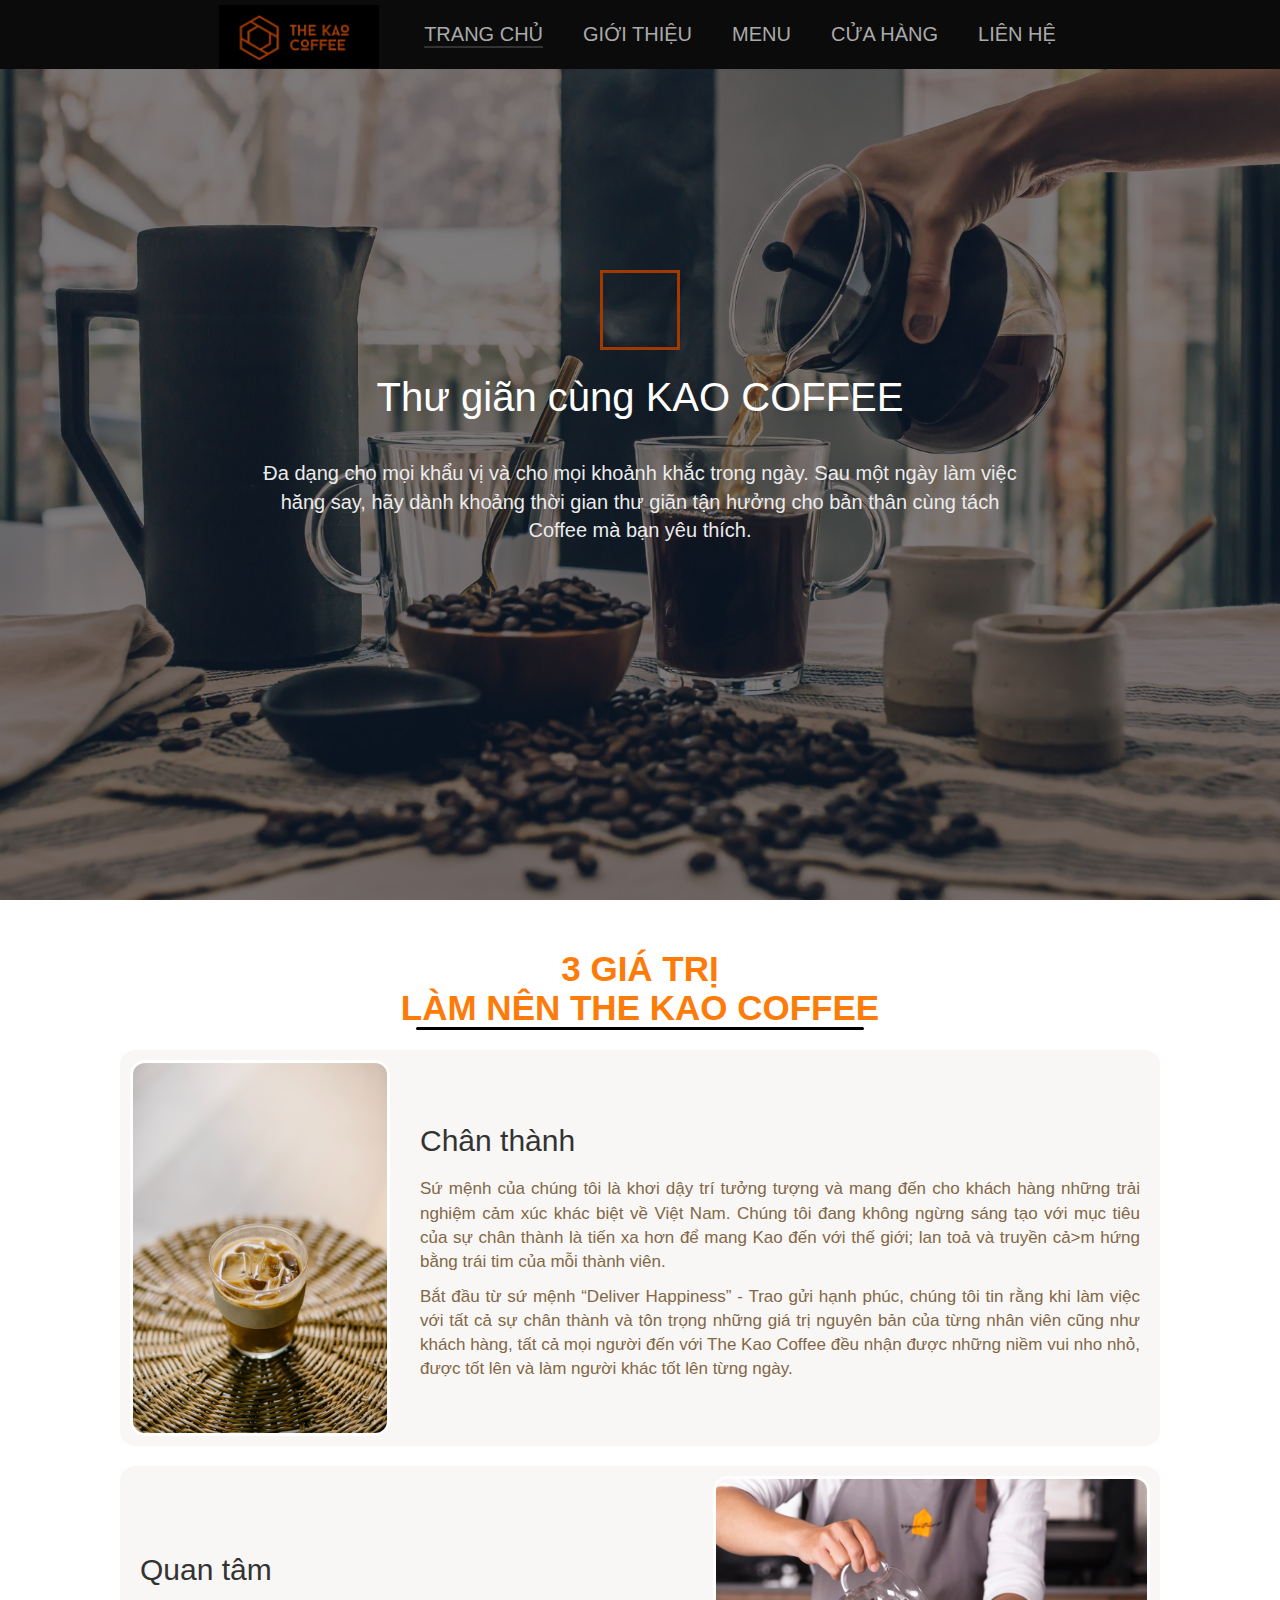
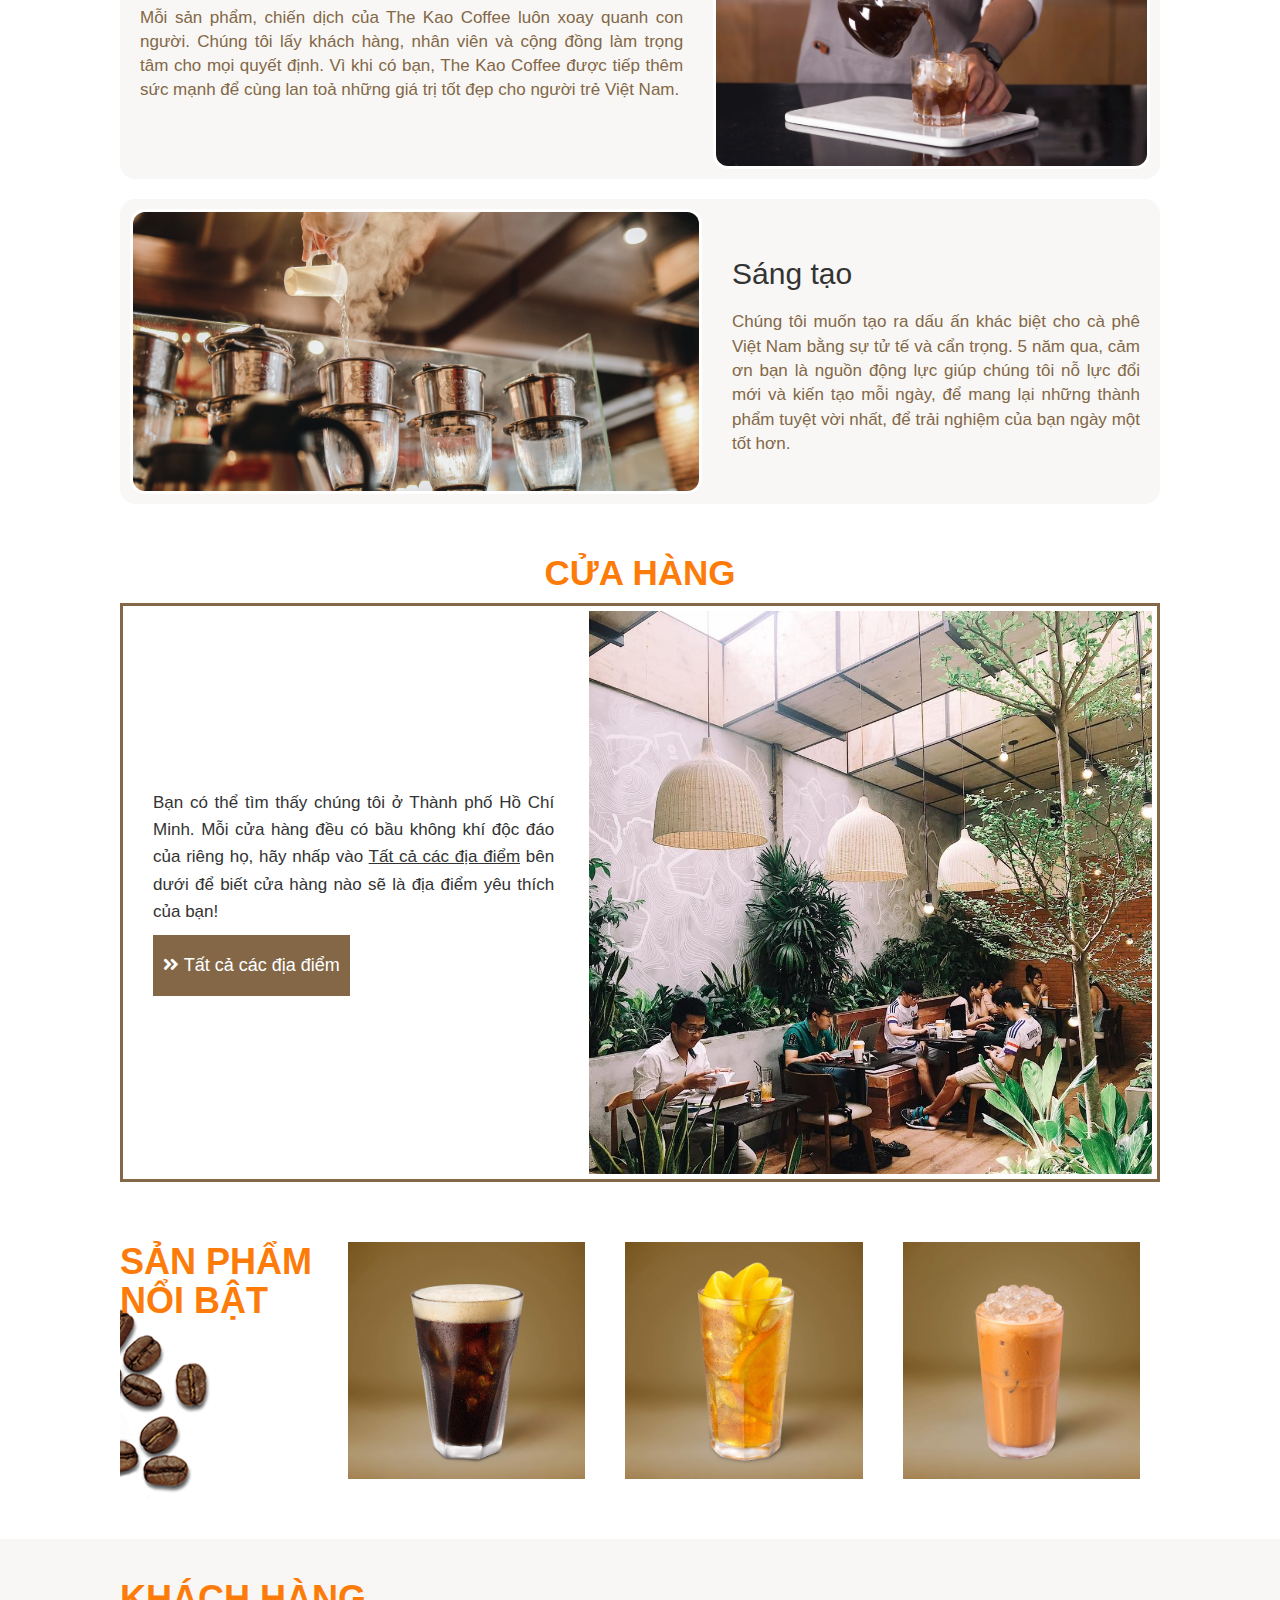
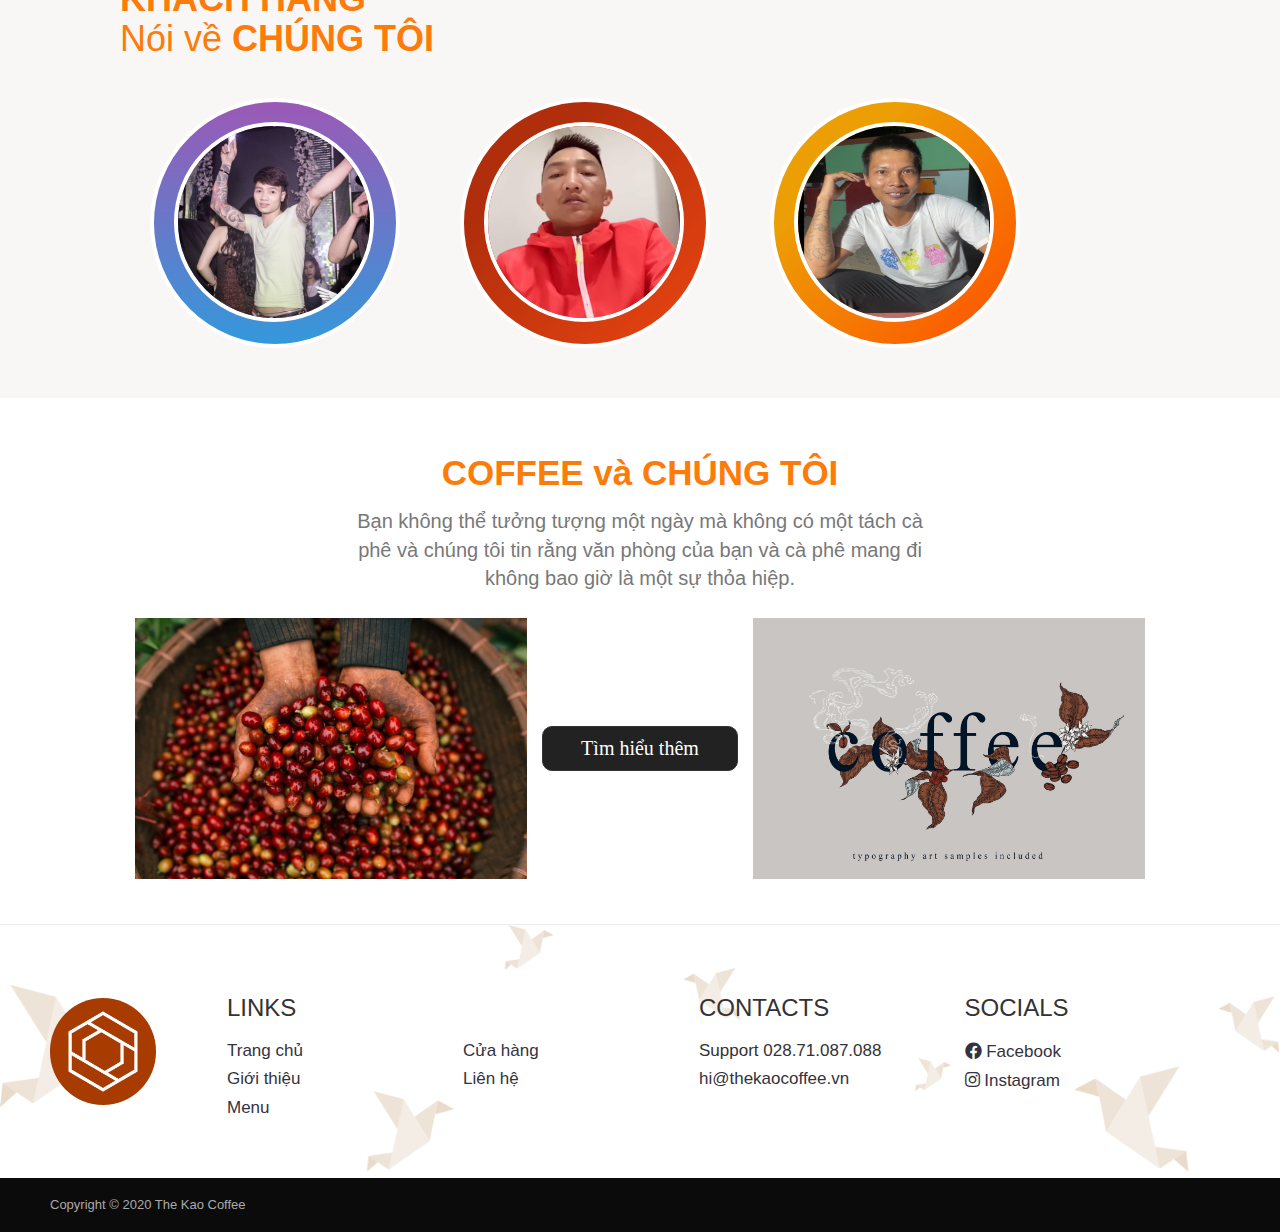
<file: index.html>
<!DOCTYPE html>
<html>
    <head>
        <title>Kao Coffee</title>
        <meta charset="utf-8">
        <link rel="stylesheet" type="text/css" href="css/HOME.css">
        <link rel="shortcut icon" href="img/lgtitle.ico" />
        <link rel="stylesheet"href="https://cdnjs.cloudflare.com/ajax/libs/font-awesome/4.7.0/css/font-awesome.min.css">      
        <link rel="stylesheet" href="https://maxcdn.bootstrapcdn.com/bootstrap/4.0.0/css/bootstrap.min.css" integrity="sha384-Gn5384xqQ1aoWXA+058RXPxPg6fy4IWvTNh0E263XmFcJlSAwiGgFAW/dAiS6JXm" crossorigin="anonymous">
        <link rel="stylesheet" href="https://cdnjs.cloudflare.com/ajax/libs/font-awesome/5.15.1/css/all.min.css" />
        <link rel="stylesheet" href="https://maxcdn.bootstrapcdn.com/bootstrap/3.4.1/css/bootstrap.min.css">
        <script src="https://ajax.googleapis.com/ajax/libs/jquery/3.5.1/jquery.min.js"></script>
        <script src="https://maxcdn.bootstrapcdn.com/bootstrap/3.4.1/js/bootstrap.min.js"></script>
        


        
         
    </head>
    <body>
        <!-- Menu -->
        <header class="header">
            <nav> 
                <ul class="menu">
                    <li class="logo-header">
                        <img src="img/logo3.png">
                    </li>
                    <li style="text-decoration: underline; text-underline-offset: 5px;"><a href="index.html" target="_self">Trang chủ</a></li>
                    <li ><a href="ABOUT.html">Giới thiệu</a></li>
                    <li class="sub"><a href="SANPHAM.html"> Menu </a>
                        <ul class="menu subcontent">
                            <li><a href="SANPHAM.html">Coffee</a> </li>
                            <li><a href="SANPHAM.html">Trà trái cây</a> </li>
                            <li><a href="SANPHAM.html">Trà sữa</a> </li>
                            <li><a href="SANPHAM.html">Đá xay</a> </li>
                            <li><a href="SANPHAM.html">Món ăn</a> </li>
                        </ul>
                    </li>
                    <li><a href="CUAHANG.html">Cửa hàng</a></li>
                    <li><a href="LIENHE.html">Liên hệ</a></li>
                </ul>
            </nav>
        </header>
        

       
        
        <!-- Nội dung-->
        <selection>
            
                <!--BIG-IMG-->
            <section class="banner">
                <div class="big-img">  </div>
                <div class="intro">
                    <div class="intro-hello"></div>
                    <h1>Thư giãn cùng KAO COFFEE </h1>
                    <p>Đa dạng cho mọi khẩu vị và cho mọi khoảnh khắc trong ngày. Sau một ngày làm việc hăng say, hãy dành khoảng thời gian thư giãn tận hưởng cho bản thân cùng tách Coffee mà bạn yêu thích. </p>
                </div>
                
            </section>
        


            
                <!--VALUES-->
            <section class="values">
                <h1 class="underline"><strong> 3 GIÁ TRỊ <br> LÀM NÊN THE KAO COFFEE</strong></h1>
                <div class="value1">
                    <img src="img/value1.png">
                    <div class="value-sub">
                        <h2> Chân thành </h2>
                        <p>Sứ mệnh của chúng tôi là khơi dậy trí tưởng tượng và mang đến cho khách hàng những trải nghiệm cảm xúc khác biệt về Việt Nam. Chúng tôi đang không ngừng sáng tạo với mục tiêu của sự chân thành là tiến xa hơn để mang Kao đến với thế giới; lan toả và truyền cả>m hứng bằng trái tim của mỗi thành viên.</p>
                        <p>Bắt đầu từ sứ mệnh “Deliver Happiness” - Trao gửi hạnh phúc, chúng tôi tin rằng khi làm việc với tất cả sự chân thành và tôn trọng những giá trị nguyên bản của từng nhân viên cũng như khách hàng, tất cả mọi người đến với The Kao Coffee đều nhận được những niềm vui nho nhỏ, được tốt lên và làm người khác tốt lên từng ngày.</p>
                    </div>
                </div>
                
                <div class="value2">
                    <div class="value-sub">
                        <h2> Quan tâm </h2>
                        <p>Mỗi sản phẩm, chiến dịch của The Kao Coffee luôn xoay quanh con người. Chúng tôi lấy khách hàng, nhân viên và cộng đồng làm trọng tâm cho mọi quyết định. Vì khi có bạn, The Kao Coffee được tiếp thêm sức mạnh để cùng lan toả những giá trị tốt đẹp cho người trẻ Việt Nam.</p>
                    </div>
                    <img src="img/value2.webp">
                </div>

                <div class="value3">
                    <img src="img/value4.jpg">
                    <div class="value-sub">
                        <h2> Sáng tạo </h2>
                        <p>Chúng tôi muốn tạo ra dấu ấn khác biệt cho cà phê Việt Nam bằng sự tử tế và cẩn trọng. 5 năm qua, cảm ơn bạn là nguồn động lực giúp chúng tôi nỗ lực đổi mới và kiến tạo mỗi ngày, để mang lại những thành phẩm tuyệt vời nhất, để trải nghiệm của bạn ngày một tốt hơn.</p>
                    </div>
                </div>
            </section>

           
                <!-- STORE-->
            <section class="store-intro">
                <h1> <strong>CỬA HÀNG </strong></h1>
                <div class="store">
                    <div class="store-text">
                        <p>Bạn có thể tìm thấy chúng tôi ở Thành phố Hồ Chí Minh. Mỗi cửa hàng đều có bầu không khí độc đáo của riêng họ, hãy nhấp vào <u>Tất cả các địa điểm</u> bên dưới để biết cửa hàng nào sẽ là địa điểm yêu thích của bạn!</p>
                        <div class="store-more"><h4><a href="CUAHANG.html"> <i class="fas fa-angle-double-right"></i> Tất cả các địa điểm</a></h4></div>
                    </div>
                    <div class="store-img">
                        <img src="img/home-store.jpeg">
                     </div>
                </div>
            </section>
            



            <!--SẢN PHẨM-->
            <section class="sp">
                <div class="big-pro">
                    <div class="sp-name">
                        <h1> <strong>SẢN PHẨM <br>NỔI BẬT </strong></h1>
                    </div>
                    <div class="products">
                        <div class="product">
                            <div class="pro-img">
                                <img id="img1" onclick="changeImg()" src="img/coffee1.jpg" />
                            </div>
                            <script>
                                var index = 1;
                                changeImg = function(){
                                    var imgs = ["img/coffee1.jpg","img/coffee2.jpg"];
                                    document.getElementById("img1").src = imgs[index];
                                    index++;
                                    if(index ==2){
                                        index=0;}
                                }
                                setInterval(changeImg, 1500)
                            </script>
                        </div>
                        <div class="product">
                            <div class="pro-img">
                                <img id="img2" onclick="changeImg()" src="img/tra1.jpg" />
                            </div>
                            <script>
                                var index = 1;
                                changeImg = function(){
                                    var imgs = ["img/tra1.jpg","img/tra2.jpg"];
                                    document.getElementById("img2").src = imgs[index];
                                    index++;
                                    if(index ==2){
                                        index=0;}
                                }
                                setInterval(changeImg, 1500)
                            </script>
                        </div>
                        <div class="product">
                            <div class="pro-img">
                                <img id="img3" onclick="changeImg()" src="img/tsua1.jpg" />
                            </div>
                            <script>
                                var index = 1;
                                changeImg = function(){
                                    var imgs = ["img/tsua1.jpg","img/tsua2.jpg"];
                                    document.getElementById("img3").src = imgs[index];
                                    index++;
                                    if(index ==2){
                                        index=0;}
                                }
                                setInterval(changeImg, 1500)
                            </script>
                        </div>
                    </div>
                </div>    
            </section>

            <!--NHAN XET DANH GIA-->

            <section class="danhgia">
                <h1 class="rate-name"> <strong>KHÁCH HÀNG</strong> <br> Nói về <strong>CHÚNG TÔI </strong></h1>
                <div class="rates">
                    <div class="rate">
                        <img class="rate-img" src="img/kh1.jpg"/><br>
                        <i class="fas fa-star"></i> <i class="fas fa-star"></i> <i class="fas fa-star"></i> <i class="fas fa-star"></i> <i class="fas fa-star"> </i>
                        <p>Vô tình chọn Viva Star Thống Nhất, Vũng Tàu để vào vì ấn tượng từ cái nhìn bên ngoài đến bài trí bên trong. Nhân viên thân thiện vui vẻ. Cà phê ngon và giá cả rất phải chăng. Chắc chắn sẽ là khách hàng thường xuyên của Viva.</p>
                    </div>
                    <div class="rate1">
                        <img class="rate-img" src="img/kh3.jpg"/><br>
                        <i class="fas fa-star"></i> <i class="fas fa-star"></i> <i class="fas fa-star"></i> <i class="fas fa-star"></i> <i class="fas fa-star"> </i>
                        <p>Chắc sắp tới đây mình sẽ là fan của cà phê Viva. Vì cà phê ngon, wifi mạnh, phong cách phục vụ của nhân viên rất chu đáo. Sự hài lòng của khách hàng chính là điều cốt lõi để đẩy mạnh thương hiệu của công ty.</p>
                    </div>
                    <div class="rate2">
                        <img class="rate-img" src="img/kh4.jpg"/><br>
                        </i> <i class="fas fa-star"></i> <i class="fas fa-star"></i> <i class="fas fa-star"></i> <i class="fas fa-star"> </i>
                        <p>Bị ghiền cà phê Viva mất rồi. Tuần nào cũg phải uống mới chịu nổi, cảm ơn Viva nhiều nhé. Sẽ là khách hàng thân thiết của Viva. </p>
                    </div>
                </div>
                
            </section>
            <!--ABOUT-->
            <section class="about">
                <div class="about-name">
                    <h1> <strong>COFFEE </strong> và <strong>CHÚNG TÔI</strong></h1>
                    <p>Bạn không thể tưởng tượng một ngày mà không có một tách cà phê và chúng tôi tin rằng văn phòng của bạn và cà phê mang đi không bao giờ là một sự thỏa hiệp.  </p>
                    <!-- <div class="vertical-line" style="height: 45px;"></div> -->
                </div>

                <div class="abouts">
                    <div class="about-coffee">
                        <img class="about-img" src="img/about-cf0.webp">
                        <div class="about-overlay">
                            <div class="about-title">Chuyện về coffee </div>
                            <p class="about-sub">Tôi nên tự sát, hay nên uống một cốc cà phê?</p><br>
                        </div>
                    </div>
                    <div class="about-more">
                        <a class="btn" href="ABOUT.html"> Tìm hiểu thêm</a>
                    </div>
                    <div class="about-our">
                        <img class="about-img" src="img/about-our1.jfif">
                        <div class="about-overlay">
                            <div class="about-title">Chuyện thương hiệu </div>
                            <p class="about-sub">The Kao mong muốn tạo nên một thương hiệu Việt với đẳng cấp và chất lượng được thể hiện trong từng sản phẩm.</p><br>
                        </div>
                    </div>
                </div>
            </section>
        </selection>   
       

         <!--  FOOTER -->
        <section class="footer">
            <div class="my-footer">
                <div class="col15"> <a href="HOME.html"><img src="img/lgtitle.ico"/></a></div>
                <div class="col20"> 
                    <h3>Links</h3>
                    <div class="link-more">
                            <h4><a href="HOME.html">Trang chủ</a></h4>
                            <h4><a href="ABOUT.html">Giới thiệu</a></h4>
                            <h4><a href="SANPHAM.html">Menu</a></h4>
                    </div>
                </div>
                
                <div class="col20"> 
                    <h3 class="over">Links</h3>
                    <div class="link-more">
                        <h4><li><a href="CUAHANG.html">Cửa hàng</a></li></h4>
                        <h4><li><a href="LIENHE.html">Liên hệ</a></li></h4>
                    </div>
                </div>

                <div class="col22">
                    <h3>Contacts</h3>
                    <div class="contact-more">
                        <h4>Support 028.71.087.088</h4>
                        <h4><a href="mailto:2051050343phat@ou.edu.vn">hi@thekaocoffee.vn </a></h4>
                    </div>
                </div>
                <div class="col22">
                    <h3>Socials</h3>
                    <div class="socials-more">
                        <h4><a href="https://www.facebook.com/The.Coffee.House.2014/"><i class="fab fa-facebook"></i> Facebook</a> </h4>
                        <h4><a href="https://www.instagram.com/thecoffeehousevn/?hl=vi"> <i class="fab fa-instagram"></i> Instagram</a >  </h4>
                    </div>
                </div>
            </div>
        </section>
        <section class="end">
            <h4>Copyright © 2020 The Kao Coffee</h4>
            
        </section>
    </body>
</html>
</file>
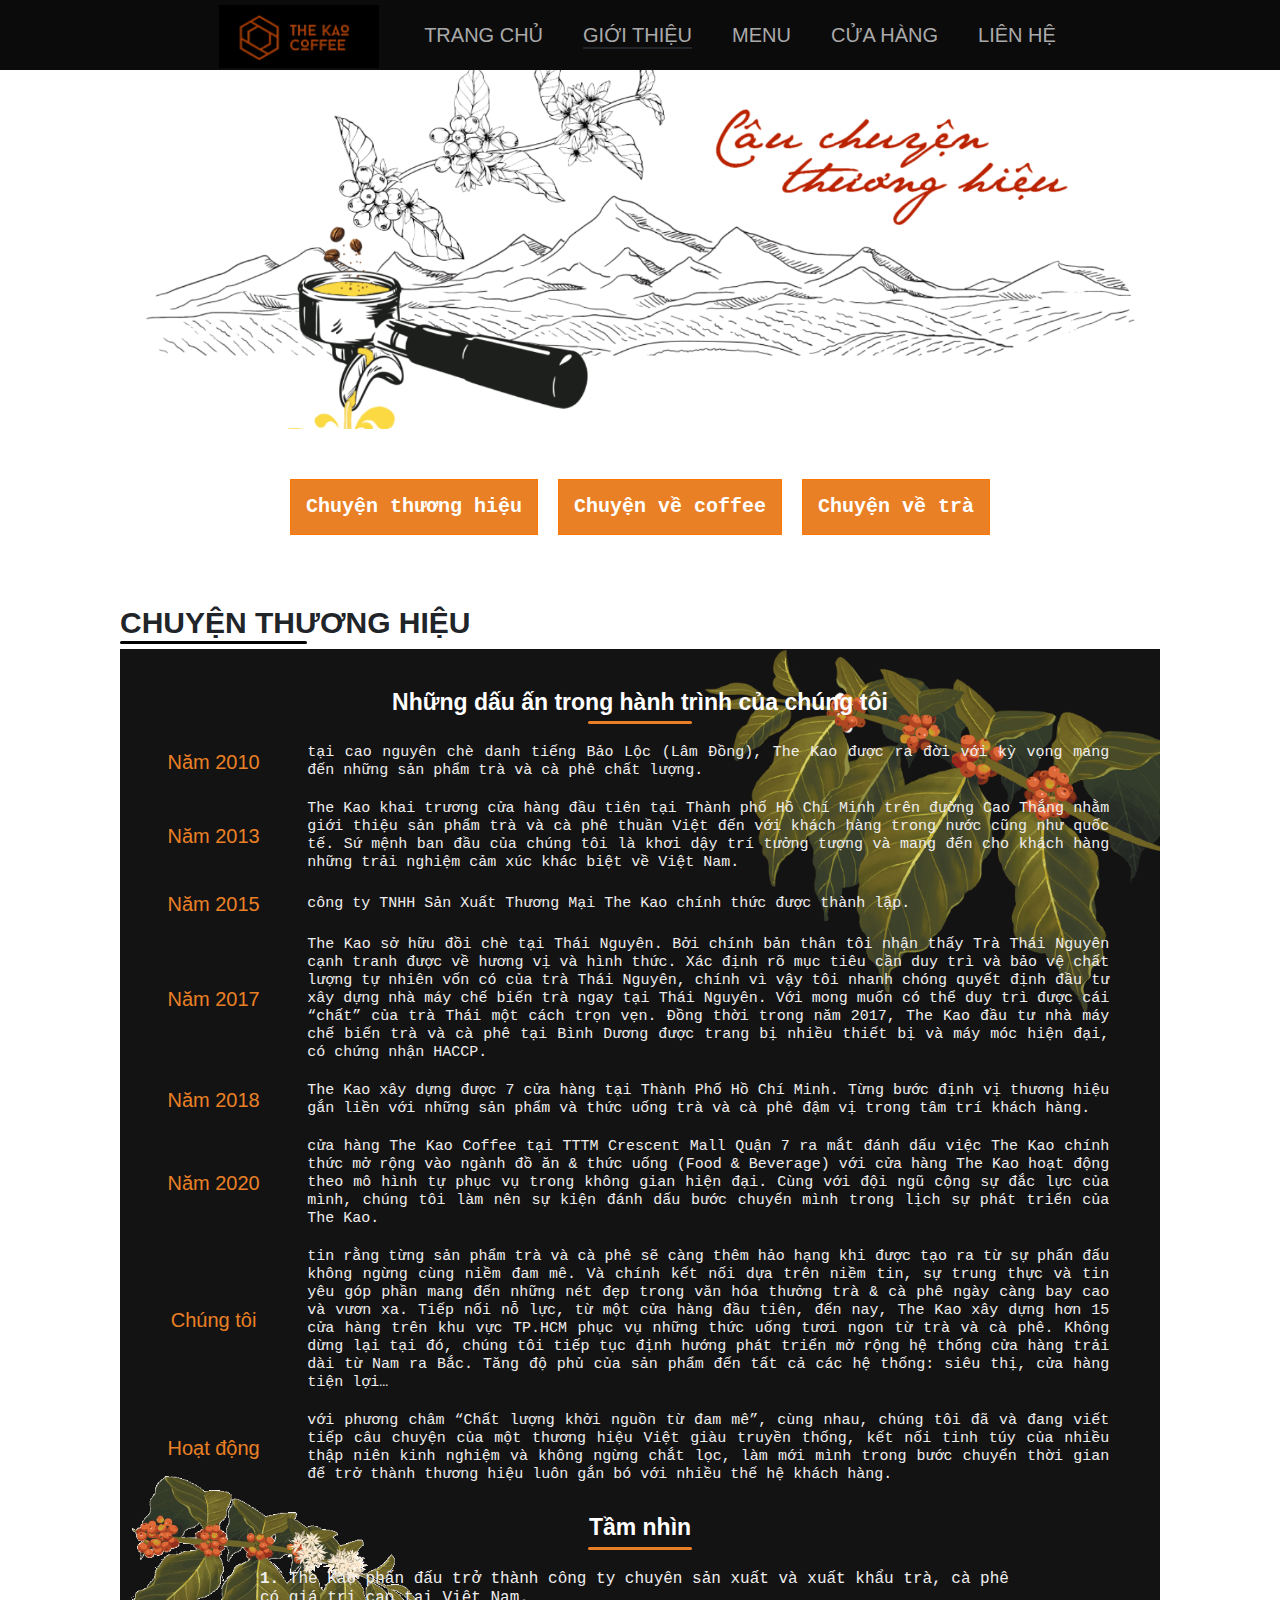
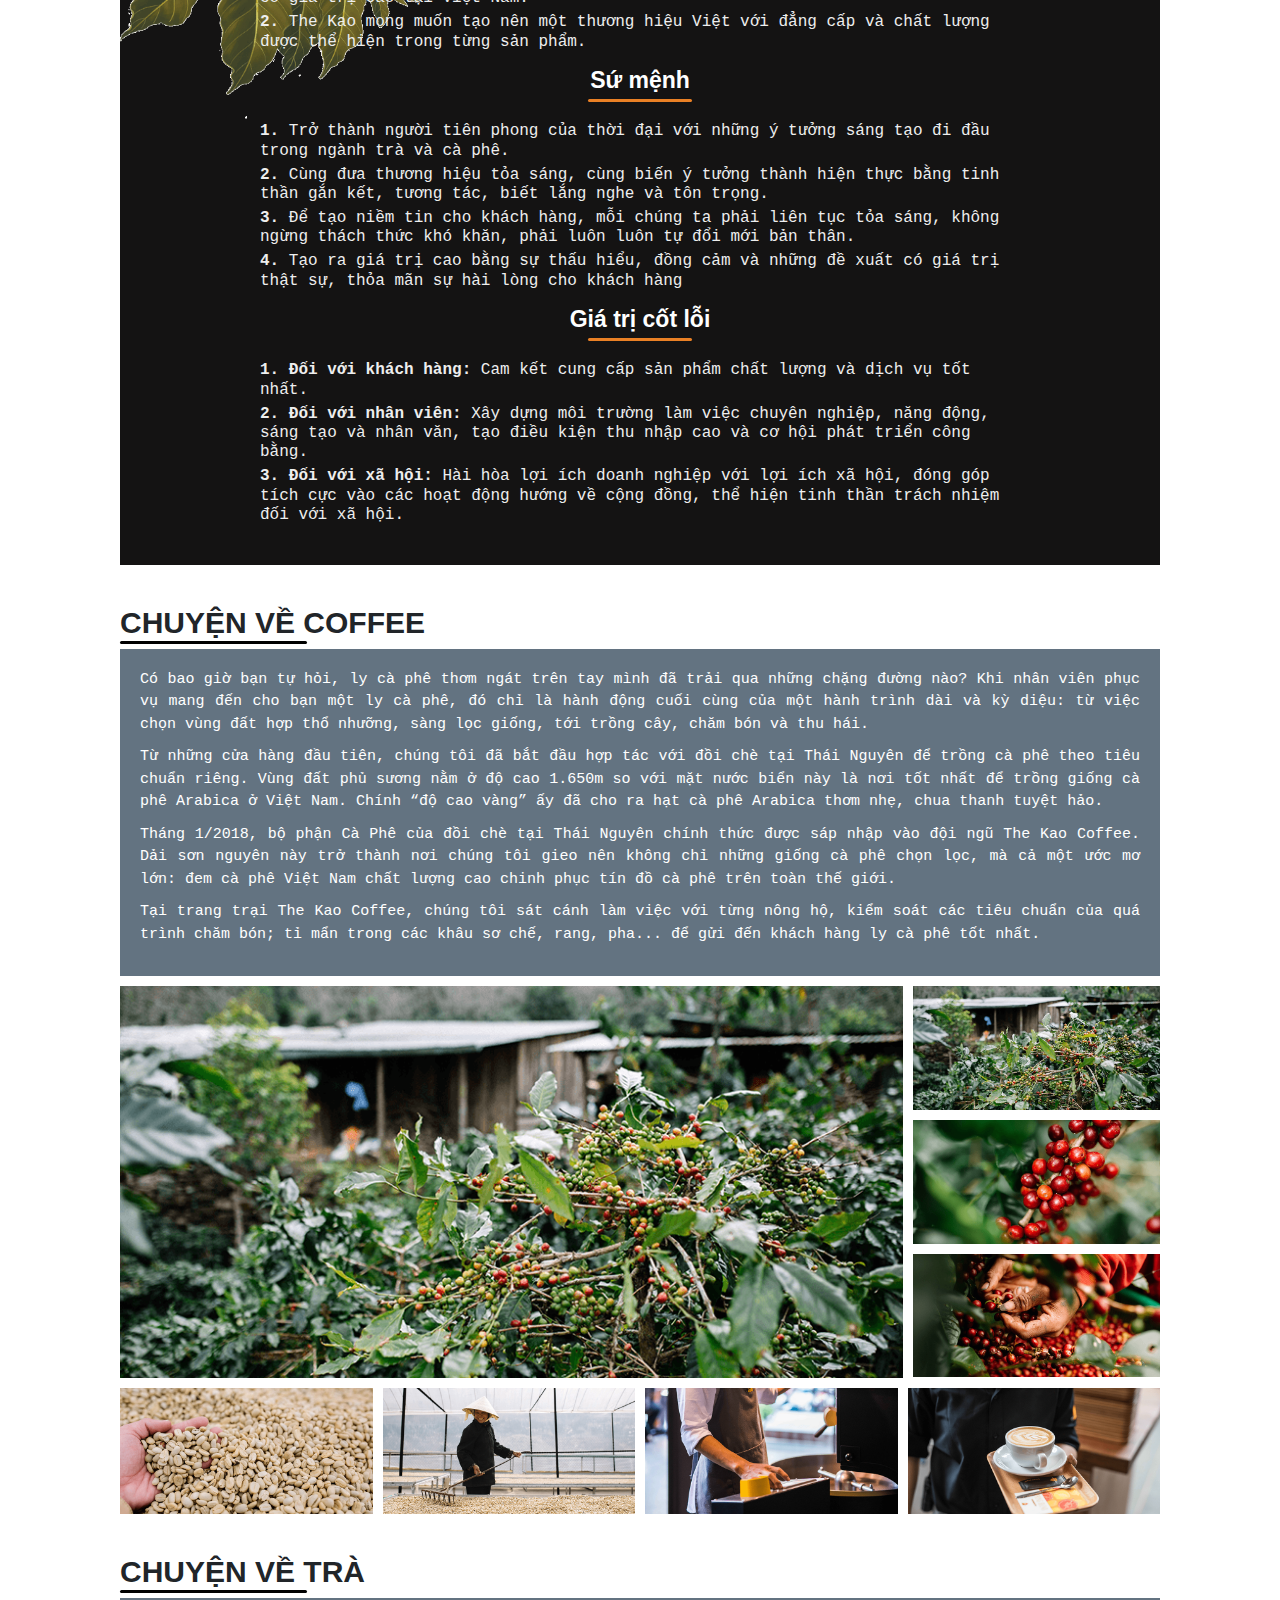
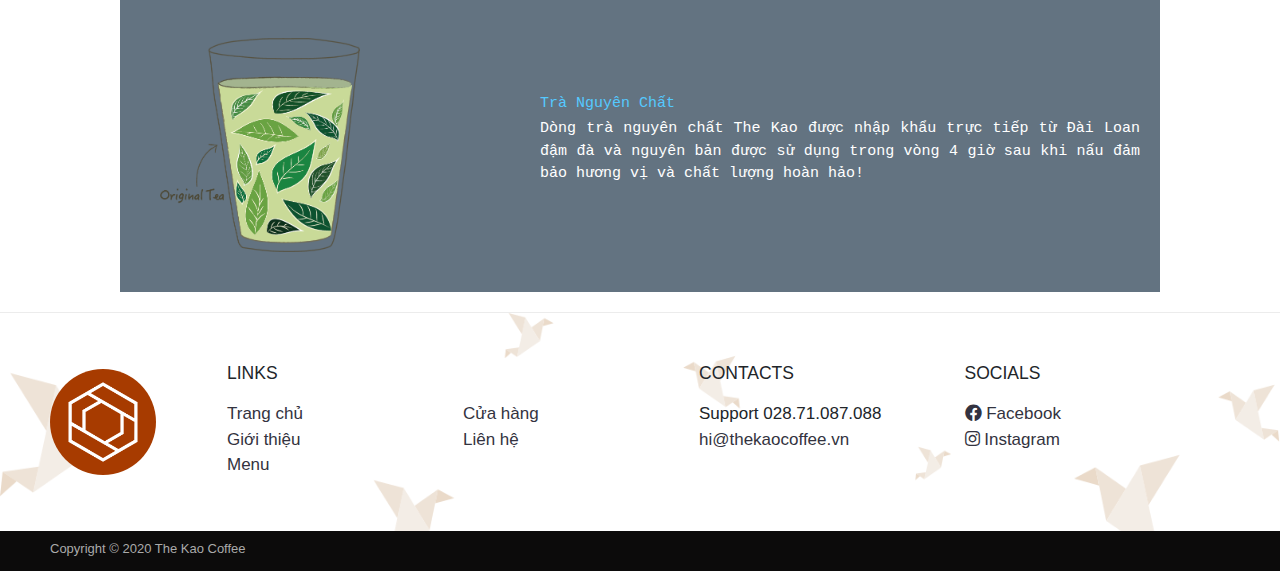
<file: ABOUT.html>
<!DOCTYPE html>
<html>
    <head>
        <title>Kao Coffee</title>
        <meta charset="utf-8">
        <link rel="stylesheet" type="text/css" href="css/ABOUT.css">
        <link rel="shortcut icon" href="img/lgtitle.ico" />
        <link rel="stylesheet"href="https://cdnjs.cloudflare.com/ajax/libs/font-awesome/4.7.0/css/font-awesome.min.css">      
        <link rel="stylesheet" href="https://maxcdn.bootstrapcdn.com/bootstrap/4.0.0/css/bootstrap.min.css" integrity="sha384-Gn5384xqQ1aoWXA+058RXPxPg6fy4IWvTNh0E263XmFcJlSAwiGgFAW/dAiS6JXm" crossorigin="anonymous">
        <link rel="stylesheet" href="https://cdnjs.cloudflare.com/ajax/libs/font-awesome/5.15.1/css/all.min.css" />
        <link rel="stylesheet" href="https://maxcdn.bootstrapcdn.com/bootstrap/3.4.1/css/bootstrap.min.css">
        <script src="https://ajax.googleapis.com/ajax/libs/jquery/3.5.1/jquery.min.js"></script>
        <script src="https://maxcdn.bootstrapcdn.com/bootstrap/3.4.1/js/bootstrap.min.js"></script>

        <link rel="stylesheet" href="https://maxcdn.bootstrapcdn.com/bootstrap/4.5.2/css/bootstrap.min.css">
        <script src="https://ajax.googleapis.com/ajax/libs/jquery/3.5.1/jquery.min.js"></script>
        <script src="https://cdnjs.cloudflare.com/ajax/libs/popper.js/1.16.0/umd/popper.min.js"></script>
        <script src="https://maxcdn.bootstrapcdn.com/bootstrap/4.5.2/js/bootstrap.min.js"></script>

        <script src="js/ABOUT.js"></script>
    </head>
    


    <body>
        <!-- Menu -->
       <!-- Menu -->
       <header class="header">
        <nav> 
            <ul class="menu">
                <li class="logo-header">
                    <img src="img/logo3.png">
                </li>
                <li><a href="index.html" target="_self">Trang chủ</a></li>
                <li style="text-decoration: underline; text-underline-offset: 5px;" ><a href="ABOUT.html">Giới thiệu</a></li>
                <li class="sub"><a href="SANPHAM.html"> Menu </a>
                    <ul class="menu subcontent">
                        <li><a href="SANPHAM.html">Coffee</a> </li>
                        <li><a href="SANPHAM.html">Trà trái cây</a> </li>
                        <li><a href="SANPHAM.html">Trà sữa</a> </li>
                        <li><a href="SANPHAM.html">Đá xay</a> </li>
                        <li><a href="SANPHAM.html">Món ăn</a> </li>
                    </ul>
                </li>
                <li><a href="CUAHANG.html">Cửa hàng</a></li>
                <li><a href="LIENHE.html">Liên hệ</a></li>
            </ul>
        </nav>
    </header>


        <!-- BANNER -->
        <section class="banner">
            <img src="img/banner-thuonghieu.png">
        </section>

        <section class="choose">
            <div class="choose-sub">
                <h3><a href="#Brand"> Chuyện thương hiệu </a></h3>
                <h3><a href="#Coffee"> Chuyện về coffee </a></h3>
                <h3><a href="#Tea"> Chuyện về trà </a></h3>
            </div>

        </section>

<selection>
        <section class="container-brand">
            <h2 class="underline"><strong> CHUYỆN THƯƠNG HIỆU </strong></h2>
            
        <!-- DẤU ẤN-->   
            
            <div id="Brand" class="Brand">
                <!-- Chang duong -->
                <h3 class="underline"><strong> Những dấu ấn trong hành trình của chúng tôi </strong></h3>
                <div class="item-dauan">
                    <h3>Năm 2010 </h3>
                    <p>tại cao nguyên chè danh tiếng Bảo Lộc (Lâm Đồng), The Kao được ra đời với kỳ vọng mang đến những sản phẩm trà và cà phê chất lượng.</p>
                </div>
                <div class="item-dauan">
                    <h3>Năm 2013 </h3>
                    <p>The Kao khai trương cửa hàng đầu tiên tại Thành phố Hồ Chí Minh trên đường Cao Thắng nhằm giới thiệu sản phẩm trà và cà phê thuần Việt đến với khách hàng trong nước cũng như quốc tế. Sứ mệnh ban đầu của chúng tôi là khơi dậy trí tưởng tượng và mang đến cho khách hàng những trải nghiệm cảm xúc khác biệt về Việt Nam. </p>
                </div>
                <div class="item-dauan">
                    <h3>Năm 2015 </h3>
                    <p>công ty TNHH Sản Xuất Thương Mại The Kao chính thức được thành lập.</p>
                </div>
                <div class="item-dauan">
                    <h3>Năm 2017 </h3>
                    <p>The Kao sở hữu đồi chè tại Thái Nguyên. Bởi chính bản thân tôi nhận thấy Trà Thái Nguyên cạnh tranh được về hương vị và hình thức. Xác định rõ mục tiêu cần duy trì và bảo vệ chất lượng tự nhiên vốn có của trà Thái Nguyên, chính vì vậy tôi nhanh chóng quyết định đầu tư xây dựng nhà máy chế biến trà ngay tại Thái Nguyên. Với mong muốn có thể duy trì được cái “chất” của trà Thái một cách trọn vẹn. Đồng thời trong năm 2017, The Kao đầu tư nhà máy chế biến trà và cà phê tại Bình Dương được trang bị nhiều thiết bị và máy móc hiện đại, có chứng nhận HACCP. </p>
                </div>
                <div class="item-dauan">
                    <h3>Năm 2018 </h3>
                    <p>The Kao xây dựng được 7 cửa hàng tại Thành Phố Hồ Chí Minh. Từng bước định vị thương hiệu gắn liền với những sản phẩm và thức uống trà và cà phê đậm vị trong tâm trí khách hàng.</p>
                </div>
                <div class="item-dauan">
                    <h3>Năm 2020 </h3>
                    <p>cửa hàng The Kao Coffee tại TTTM Crescent Mall Quận 7 ra mắt đánh dấu việc The Kao chính thức mở rộng vào ngành đồ ăn & thức uống (Food & Beverage) với cửa hàng The Kao hoạt động theo mô hình tự phục vụ trong không gian hiện đại. Cùng với đội ngũ cộng sự đắc lực của mình, chúng tôi làm nên sự kiện đánh dấu bước chuyển mình trong lịch sự phát triển của The Kao.</p>
                </div>
                <div class="item-dauan">
                    <h3>Chúng tôi </h3>
                    <p>tin rằng từng sản phẩm trà và cà phê sẽ càng thêm hảo hạng khi được tạo ra từ sự phấn đấu không ngừng cùng niềm đam mê. Và chính kết nối dựa trên niềm tin, sự trung thực và tin yêu góp phần mang đến những nét đẹp trong văn hóa thưởng trà & cà phê ngày càng bay cao và vươn xa. Tiếp nối nỗ lực, từ một cửa hàng đầu tiên, đến nay, The Kao xây dựng hơn 15 cửa hàng trên khu vực TP.HCM phục vụ những thức uống tươi ngon từ trà và cà phê. Không dừng lại tại đó, chúng tôi tiếp tục định hướng phát triển mở rộng hệ thống cửa hàng trải dài từ Nam ra Bắc. Tăng độ phủ của sản phẩm đến tất cả các hệ thống: siêu thị, cửa hàng tiện lợi…</p>
                </div>
                <div class="item-dauan">
                    <h3>Hoạt động </h3>
                    <p>với phương châm “Chất lượng khởi nguồn từ đam mê”, cùng nhau, chúng tôi đã và đang viết tiếp câu chuyện của một thương hiệu Việt giàu truyền thống, kết nối tinh túy của nhiều thập niên kinh nghiệm và không ngừng chắt lọc, làm mới mình trong bước chuyển thời gian để trở thành thương hiệu luôn gắn bó với nhiều thế hệ khách hàng.</p>
                </div>

                <!-- Tam nhin -->
                    <h3 class="underline"><strong> Tầm nhìn </strong></h3>
                    <div class="item-chung">
                        <h4><b>1.</b> The Kao phấn đấu trở thành công ty chuyên sản xuất và xuất khẩu trà, cà phê có giá trị cao tại Việt Nam. </h4>
                        <h4><b>2.</b> The Kao mong muốn tạo nên một thương hiệu Việt với đẳng cấp và chất lượng được thể hiện trong từng sản phẩm. </h4>
                    </div>

                <!-- Sứ mệnh -->
                    <h3 class="underline"><strong> Sứ mệnh </strong></h3>
                    <div class="item-chung">
                            <h4><b>1.</b> Trở thành người tiên phong của thời đại với những ý tưởng sáng tạo đi đầu trong ngành trà và cà phê.<h4>
                            <h4><b>2.</b> Cùng đưa thương hiệu tỏa sáng, cùng biến ý tưởng thành hiện thực bằng tinh thần gắn kết, tương tác, biết lắng nghe và tôn trọng.<h4>
                            <h4><b>3.</b> Để tạo niềm tin cho khách hàng, mỗi chúng ta phải liên tục tỏa sáng, không ngừng thách thức khó khăn, phải luôn luôn tự đổi mới bản thân. <h4>
                            <h4><b>4.</b> Tạo ra giá trị cao bằng sự thấu hiểu, đồng cảm và những đề xuất có giá trị thật sự, thỏa mãn sự hài lòng cho khách hàng<h4>
                    </div>
                    
            

                <!-- Gia tri cốt lỗi-->
                    <h3 class="underline"><strong> Giá trị cốt lỗi </strong></h3>
                    <div class="item-chung">
                        <h4><b>1. Đối với khách hàng:</b> Cam kết cung cấp sản phẩm chất lượng và dịch vụ tốt nhất. <h4>
                        <h4><b>2. Đối với nhân viên:</b> Xây dựng môi trường làm việc chuyên nghiệp, năng động, sáng tạo và nhân văn, tạo điều kiện thu nhập cao và cơ hội phát triển công bằng.<h4>
                        <h4><b>3. Đối với xã hội:</b> Hài hòa lợi ích doanh nghiệp với lợi ích xã hội, đóng góp tích cực vào các hoạt động hướng về cộng đồng, thể hiện tinh thần trách nhiệm đối với xã hội.</p>
                    </div>
            </div>
        </section>

        <!-- Chuyện COFFEE  -->
       
        <section id="Coffee" class="container-coffee">
            <h2 class="underline"><strong> CHUYỆN VỀ COFFEE </strong></h2>
            <div class="coffee">
                <p>Có bao giờ bạn tự hỏi, ly cà phê thơm ngát trên tay mình đã trải qua những chặng đường nào? Khi nhân viên phục vụ mang đến cho bạn một ly cà phê, đó chỉ là hành động cuối cùng của một hành trình dài và kỳ diệu: từ việc chọn vùng đất hợp thổ nhưỡng, sàng lọc giống, tới trồng cây, chăm bón và thu hái.</p>
                <p>Từ những cửa hàng đầu tiên, chúng tôi đã bắt đầu hợp tác với đồi chè tại Thái Nguyên để trồng cà phê theo tiêu chuẩn riêng. Vùng đất phủ sương nằm ở độ cao 1.650m so với mặt nước biển này là nơi tốt nhất để trồng giống cà phê Arabica ở Việt Nam. Chính “độ cao vàng” ấy đã cho ra hạt cà phê Arabica thơm nhẹ, chua thanh tuyệt hảo.</p>
                <p>Tháng 1/2018, bộ phận Cà Phê của đồi chè tại Thái Nguyên chính thức được sáp nhập vào đội ngũ The Kao Coffee. Dải sơn nguyên này trở thành nơi chúng tôi gieo nên không chỉ những giống cà phê chọn lọc, mà cả một ước mơ lớn: đem cà phê Việt Nam chất lượng cao chinh phục tín đồ cà phê trên toàn thế giới.</p>
                <p>Tại trang trại The Kao Coffee, chúng tôi sát cánh làm việc với từng nông hộ, kiểm soát các tiêu chuẩn của quá trình chăm bón; tỉ mẩn trong các khâu sơ chế, rang, pha... để gửi đến khách hàng ly cà phê tốt nhất.</p>
            </div>
            <!-- Chuyển ảnh -->
            <div class="item-img">
                
                <div class="item-anhlon">
                    <img src="img/about-cf1.png" id="mainId"/>
                </div>
                <div class="item-anhnho">
                    <div><img src="img/about-cf1.png" onclick="changeAnh(this)"/></div>
                    <div><img src="img/about-cf2.png" onclick="changeAnh(this)"/></div>
                    <div><img src="img/about-cf3.png" onclick="changeAnh(this)"/></div>

                </div>
            </div>
            <div class="item-img-duoi">
                <div><img src="img/about-cf4.png" onclick="changeAnh(this)"/></div>
                <div><img src="img/about-cf5.png" onclick="changeAnh(this)"/></div>
                <div><img src="img/about-cf6.png" onclick="changeAnh(this)"/></div>
                <div><img src="img/about-cf7.png" onclick="changeAnh(this)"/></div>
                
            </div>
                 <!--END Chuyển ảnh-->     

            
        </section >


        <!-- CHUYỆN TRÀ -->
        <section id="Tea" class="container-tea">
            <h2 class="underline"><strong> CHUYỆN VỀ TRÀ </strong></h2>
            <div class="tea">
                <div class="tea-img">
                    <img src="img/about-tea4.png ">

                </div>
                <div class="tea-sub">
                    <h4>Trà Nguyên Chất</h4>
                    <p>Dòng trà nguyên chất The Kao được nhập khẩu trực tiếp từ Đài Loan đậm đà và nguyên bản được sử dụng trong vòng 4 giờ sau khi nấu đảm bảo hương vị và chất lượng hoàn hảo!</p>
                    
                </div>
                
            </div>
                  
            
        </section >

</selection>   
 <!--  FOOTER -->
 <section class="footer">
    <div class="my-footer">
        <div class="col15"> <a href="HOME.html"><img src="img/lgtitle.ico"/></a></div>
        <div class="col20"> 
            <h3>Links</h3>
            <div class="link-more">
                    <h4><a href="HOME.html">Trang chủ</a></h4>
                    <h4><a href="ABOUT.html">Giới thiệu</a></h4>
                    <h4><a href="SANPHAM.html">Menu</a></h4>
            </div>
        </div>
        
        <div class="col20"> 
            <h3 class="over">Links</h3>
            <div class="link-more">
                <h4><li><a href="CUAHANG.html">Cửa hàng</a></li></h4>
                <h4><li><a href="LIENHE.html">Liên hệ</a></li></h4>
            </div>
        </div>

        <div class="col22">
            <h3>Contacts</h3>
            <div class="contact-more">
                <h4>Support 028.71.087.088</h4>
                <h4><a href="mailto:2051050343phat@ou.edu.vn">hi@thekaocoffee.vn </a></h4>
            </div>
        </div>
        <div class="col22">
            <h3>Socials</h3>
            <div class="socials-more">
                <h4><a href="https://www.facebook.com/The.Coffee.House.2014/"><i class="fab fa-facebook"></i> Facebook</a> </h4>
                <h4><a href="https://www.instagram.com/thecoffeehousevn/?hl=vi"> <i class="fab fa-instagram"></i> Instagram</a >  </h4>
            </div>
        </div>
    </div>
</section>
<section class="end">
    <h4>Copyright © 2020 The Kao Coffee</h4>
    
</section>    
    </body>
</html>
</file>
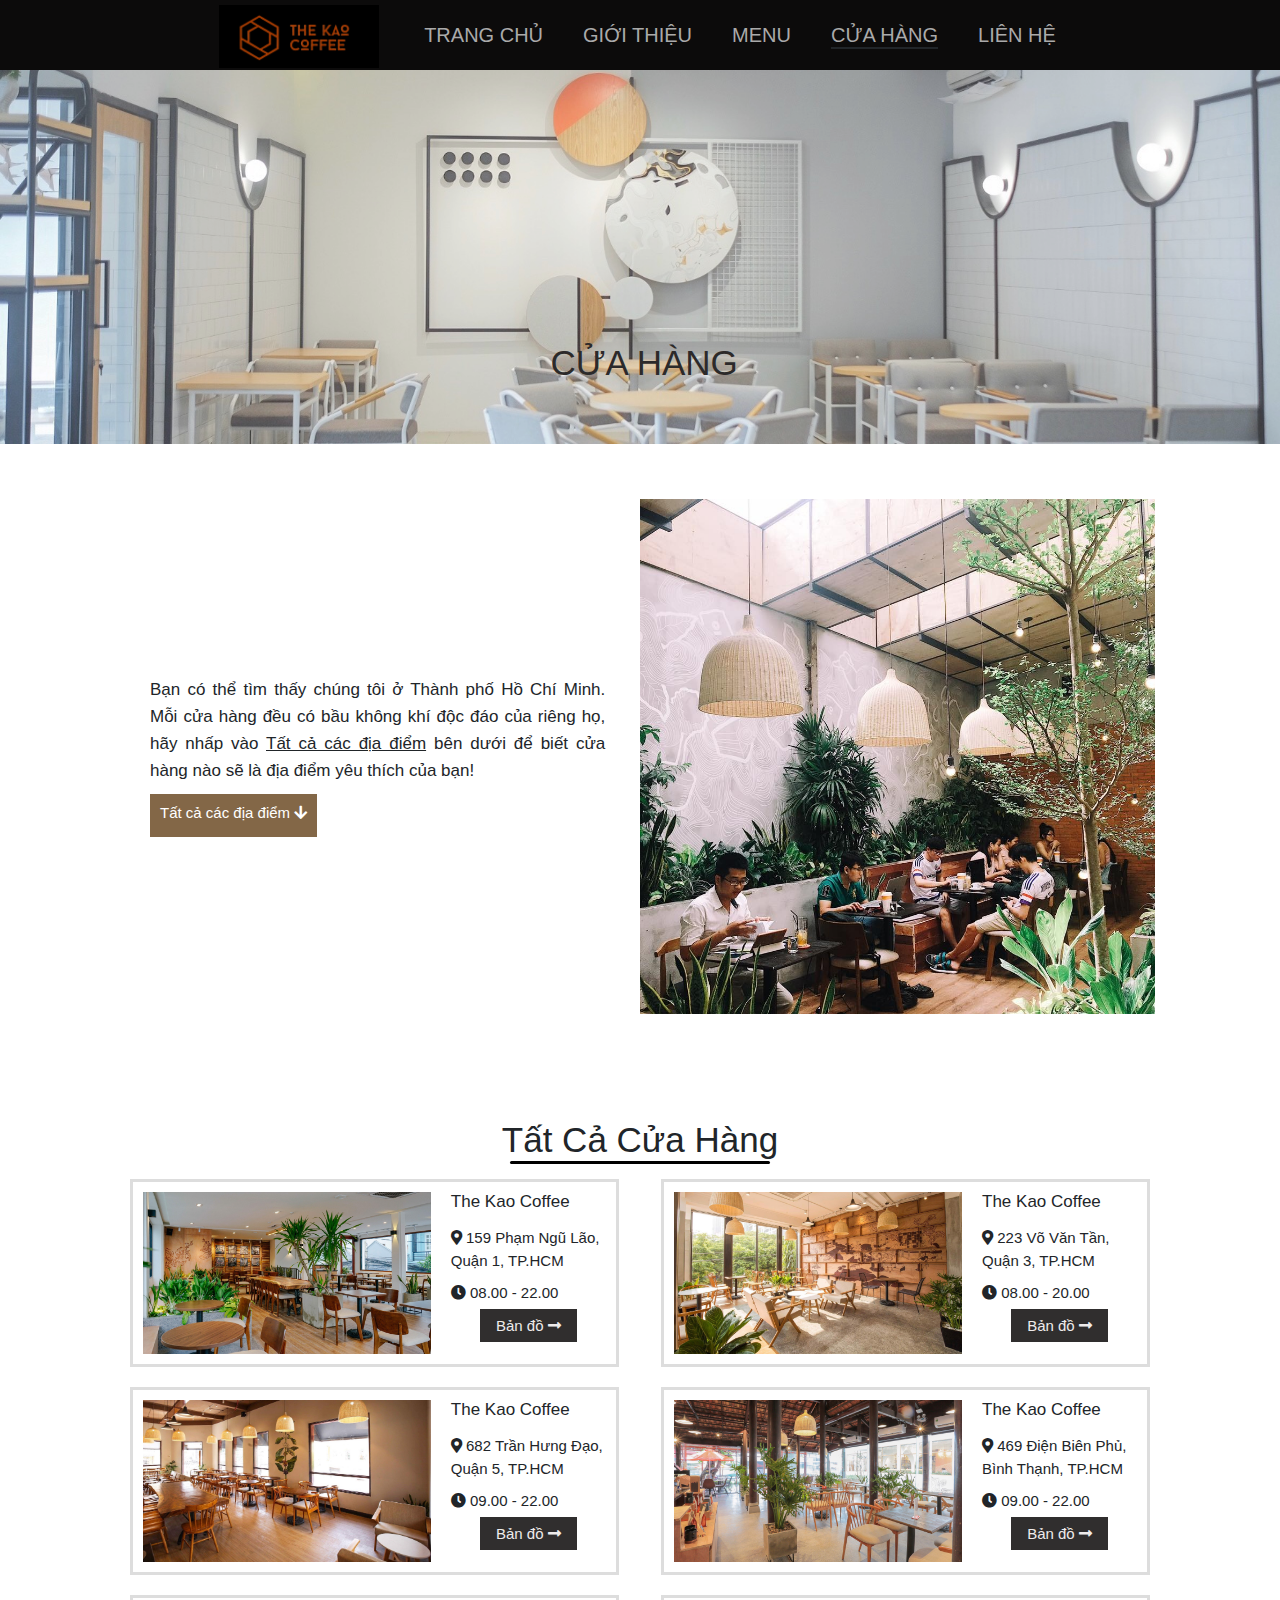
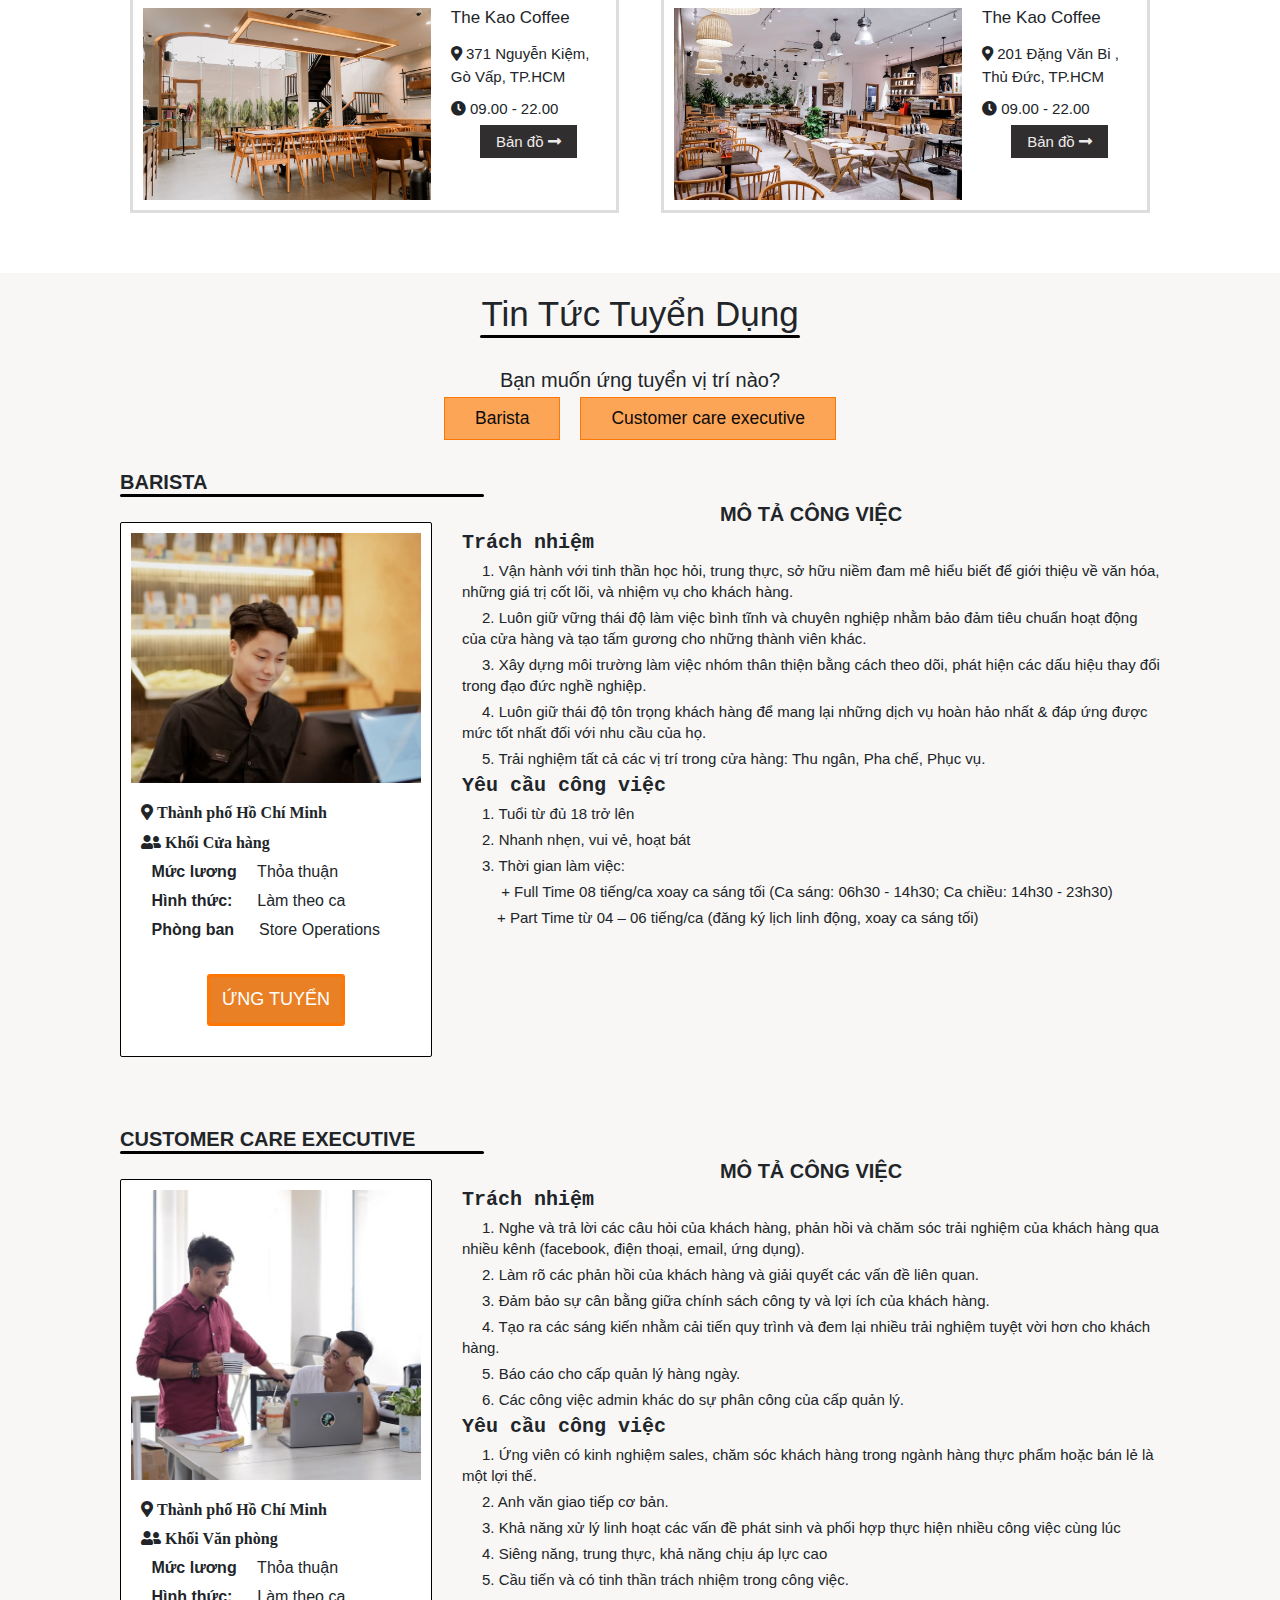
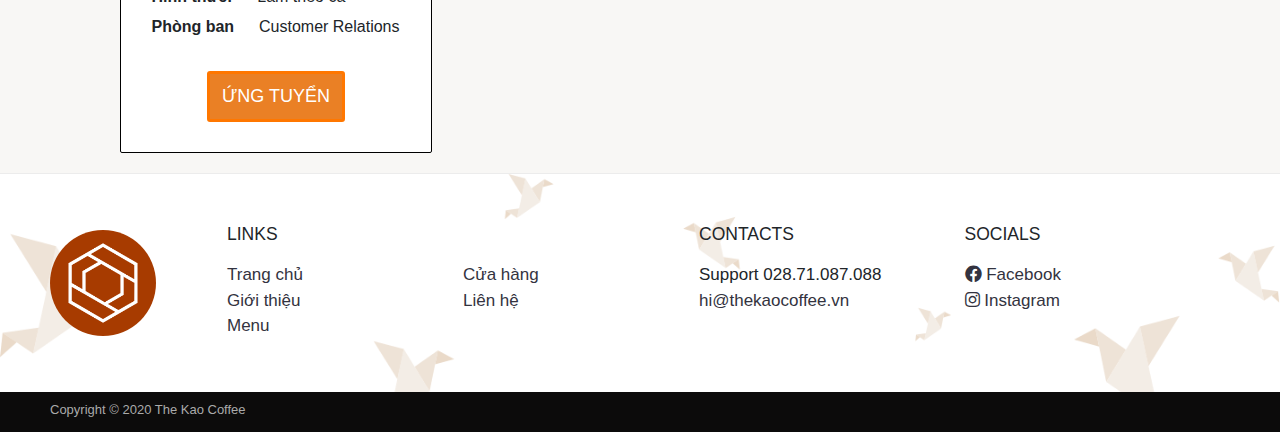
<file: CUAHANG.html>
<!DOCTYPE html>
<html>
    <head>
        <title>Kao Coffee</title>
        <meta charset="utf-8">
        <link rel="stylesheet" type="text/css" href="css/CUAHANG.css">
        <link rel="shortcut icon" href="img/lgtitle.ico" />
        <link rel="stylesheet"href="https://cdnjs.cloudflare.com/ajax/libs/font-awesome/4.7.0/css/font-awesome.min.css">      
        <link rel="stylesheet" href="https://maxcdn.bootstrapcdn.com/bootstrap/4.0.0/css/bootstrap.min.css" integrity="sha384-Gn5384xqQ1aoWXA+058RXPxPg6fy4IWvTNh0E263XmFcJlSAwiGgFAW/dAiS6JXm" crossorigin="anonymous">
        <link rel="stylesheet" href="https://cdnjs.cloudflare.com/ajax/libs/font-awesome/5.15.1/css/all.min.css" />
        <link rel="stylesheet" href="https://maxcdn.bootstrapcdn.com/bootstrap/3.4.1/css/bootstrap.min.css">
        <script src="https://ajax.googleapis.com/ajax/libs/jquery/3.5.1/jquery.min.js"></script>
        <script src="https://maxcdn.bootstrapcdn.com/bootstrap/3.4.1/js/bootstrap.min.js"></script>

        <link rel="stylesheet" href="https://maxcdn.bootstrapcdn.com/bootstrap/4.5.2/css/bootstrap.min.css">
        <script src="https://ajax.googleapis.com/ajax/libs/jquery/3.5.1/jquery.min.js"></script>
        <script src="https://cdnjs.cloudflare.com/ajax/libs/popper.js/1.16.0/umd/popper.min.js"></script>
        <script src="https://maxcdn.bootstrapcdn.com/bootstrap/4.5.2/js/bootstrap.min.js"></script>
    </head>

    <body>
        <!-- Menu -->
        <header class="header">
            <nav> 
                <ul class="menu">
                    <li class="logo-header">
                        <img src="img/logo3.png">
                    </li>
                    <li><a href="index.html" target="_self">Trang chủ</a></li>
                    <li><a href="ABOUT.html">Giới thiệu</a></li>
                    <li class="sub"><a href="SANPHAM.html"> Menu </a>
                        <ul class="menu subcontent">
                            <li><a href="SANPHAM.html">Coffee</a> </li>
                            <li><a href="SANPHAM.html">Trà trái cây</a> </li>
                            <li><a href="SANPHAM.html">Trà sữa</a> </li>
                            <li><a href="SANPHAM.html">Đá xay</a> </li>
                            <li><a href="SANPHAM.html">Món ăn</a> </li>
                        </ul>
                    </li>
                    <li style="text-decoration: underline; text-underline-offset: 5px;"><a href="CUAHANG.html">Cửa hàng</a></li>
                    <li><a href="LIENHE.html">Liên hệ</a></li>
                </ul>
            </nav>
        </header>
        
        

        <!-- BANNER -->
        <section class="banner"> 
            <img src="img/banner-store.jpeg">
            <h1>CỬA HÀNG</h1>
        </section>

        <!-- STORE-->
        <section class="store-intro">
            <div class="store">
                <div class="store-text">
                    <p>Bạn có thể tìm thấy chúng tôi ở Thành phố Hồ Chí Minh. Mỗi cửa hàng đều có bầu không khí độc đáo của riêng họ, hãy nhấp vào <u>Tất cả các địa điểm</u> bên dưới để biết cửa hàng nào sẽ là địa điểm yêu thích của bạn!</p>
                    <div class="store-more"><h4><a href="#come-store">  Tất cả các địa điểm  <i class="fas fa-arrow-down"></i></a></h4></div>
                </div>
                <div class="store-img">
                    <img src="img/home-store.jpeg">
                 </div>
            </div>
        </section>


        <section class="all-store" id="come-store">
            <h1 class="underline">Tất Cả Cửa Hàng</h1>
            <div class="locations">
                <div class="location">
                    <div class="loca-img"> <img src="img/store1.jpg"/></div>
                    <div class="loca-text">
                        <h5>The Kao Coffee</h5>
                        <div class="loca-text-more">
                            <p><i class="fas fa-map-marker-alt"></i> 159 Phạm Ngũ Lão, Quận 1, TP.HCM</p>
                            <p><i class="fas fa-clock"></i> 08.00 - 22.00 </p>
                            <p><a href="https://www.google.com/maps/place/159+Ph%E1%BA%A1m+Ng%C5%A9+L%C3%A3o,+Ph%C6%B0%E1%BB%9Dng+Ph%E1%BA%A1m+Ng%C5%A9+L%C3%A3o,+Qu%E1%BA%ADn+1,+Th%C3%A0nh+ph%E1%BB%91+H%E1%BB%93+Ch%C3%AD+Minh,+Vi%E1%BB%87t+Nam/@10.7689946,106.692226,17z/data=!3m1!4b1!4m5!3m4!1s0x31752f3e0cba2adb:0x1c4ffea69eb93e84!8m2!3d10.7689893!4d106.6944147">Bản đồ <i class="fas fa-long-arrow-alt-right"></i></a></p>
                        </div>
                    </div>
                </div>
                <div class="location">
                    <div class="loca-img"> <img src="img/store2.jpg"/></div>
                    <div class="loca-text">
                        <h5>The Kao Coffee</h5>
                        <div class="loca-text-more">
                            <p><i class="fas fa-map-marker-alt"></i> 223 Võ Văn Tần, Quận 3, TP.HCM</p>
                            <p><i class="fas fa-clock"></i> 08.00 - 20.00 </p>
                            <p><a href="https://www.google.com/maps/place/159+Ph%E1%BA%A1m+Ng%C5%A9+L%C3%A3o,+Ph%C6%B0%E1%BB%9Dng+Ph%E1%BA%A1m+Ng%C5%A9+L%C3%A3o,+Qu%E1%BA%ADn+1,+Th%C3%A0nh+ph%E1%BB%91+H%E1%BB%93+Ch%C3%AD+Minh,+Vi%E1%BB%87t+Nam/@10.7689946,106.692226,17z/data=!3m1!4b1!4m5!3m4!1s0x31752f3e0cba2adb:0x1c4ffea69eb93e84!8m2!3d10.7689893!4d106.6944147">Bản đồ <i class="fas fa-long-arrow-alt-right"></i></a></p>
                        </div>
                    </div>
                </div>
                <div class="location">
                    <div class="loca-img"> <img src="img/store3.jpg"/></div>
                    <div class="loca-text">
                        <h5>The Kao Coffee</h5>
                        <div class="loca-text-more">
                            <p><i class="fas fa-map-marker-alt"></i> 682 Trần Hưng Đạo, Quận 5, TP.HCM</p>
                            <p><i class="fas fa-clock"></i> 09.00 - 22.00 </p>
                            <p><a href="https://www.google.com/maps/place/159+Ph%E1%BA%A1m+Ng%C5%A9+L%C3%A3o,+Ph%C6%B0%E1%BB%9Dng+Ph%E1%BA%A1m+Ng%C5%A9+L%C3%A3o,+Qu%E1%BA%ADn+1,+Th%C3%A0nh+ph%E1%BB%91+H%E1%BB%93+Ch%C3%AD+Minh,+Vi%E1%BB%87t+Nam/@10.7689946,106.692226,17z/data=!3m1!4b1!4m5!3m4!1s0x31752f3e0cba2adb:0x1c4ffea69eb93e84!8m2!3d10.7689893!4d106.6944147">Bản đồ <i class="fas fa-long-arrow-alt-right"></i></a></p>
                        </div>
                    </div>
                </div>
                <div class="location">
                    <div class="loca-img"> <img src="img/store4.jpg"/></div>
                    <div class="loca-text">
                        <h5>The Kao Coffee</h5>
                        <div class="loca-text-more">
                            <p><i class="fas fa-map-marker-alt"></i> 469 Điện Biên Phủ, Bình Thạnh, TP.HCM</p>
                            <p><i class="fas fa-clock"></i> 09.00 - 22.00 </p>
                            <p><a href="https://www.google.com/maps/place/159+Ph%E1%BA%A1m+Ng%C5%A9+L%C3%A3o,+Ph%C6%B0%E1%BB%9Dng+Ph%E1%BA%A1m+Ng%C5%A9+L%C3%A3o,+Qu%E1%BA%ADn+1,+Th%C3%A0nh+ph%E1%BB%91+H%E1%BB%93+Ch%C3%AD+Minh,+Vi%E1%BB%87t+Nam/@10.7689946,106.692226,17z/data=!3m1!4b1!4m5!3m4!1s0x31752f3e0cba2adb:0x1c4ffea69eb93e84!8m2!3d10.7689893!4d106.6944147">Bản đồ <i class="fas fa-long-arrow-alt-right"></i></a></p>
                        </div>
                    </div>
                </div>
                <div class="location">
                    <div class="loca-img"> <img src="img/store5.jpg"/></div>
                    <div class="loca-text">
                        <h5>The Kao Coffee</h5>
                        <div class="loca-text-more">
                            <p><i class="fas fa-map-marker-alt"></i> 371 Nguyễn Kiệm, Gò Vấp, TP.HCM</p>
                            <p><i class="fas fa-clock"></i> 09.00 - 22.00 </p>
                            <p><a href="https://www.google.com/maps/place/159+Ph%E1%BA%A1m+Ng%C5%A9+L%C3%A3o,+Ph%C6%B0%E1%BB%9Dng+Ph%E1%BA%A1m+Ng%C5%A9+L%C3%A3o,+Qu%E1%BA%ADn+1,+Th%C3%A0nh+ph%E1%BB%91+H%E1%BB%93+Ch%C3%AD+Minh,+Vi%E1%BB%87t+Nam/@10.7689946,106.692226,17z/data=!3m1!4b1!4m5!3m4!1s0x31752f3e0cba2adb:0x1c4ffea69eb93e84!8m2!3d10.7689893!4d106.6944147">Bản đồ <i class="fas fa-long-arrow-alt-right"></i></a></p>
                        </div>
                    </div>
                </div>
                <div class="location">
                    <div class="loca-img"> <img src="img/store6.jpeg"/></div>
                    <div class="loca-text">
                        <h5>The Kao Coffee</h5>
                        <div class="loca-text-more">
                            <p><i class="fas fa-map-marker-alt"></i> 201 Đặng Văn Bi , Thủ Đức, TP.HCM</p>
                            <p><i class="fas fa-clock"></i> 09.00 - 22.00 </p>
                            <p><a href="https://www.google.com/maps/place/159+Ph%E1%BA%A1m+Ng%C5%A9+L%C3%A3o,+Ph%C6%B0%E1%BB%9Dng+Ph%E1%BA%A1m+Ng%C5%A9+L%C3%A3o,+Qu%E1%BA%ADn+1,+Th%C3%A0nh+ph%E1%BB%91+H%E1%BB%93+Ch%C3%AD+Minh,+Vi%E1%BB%87t+Nam/@10.7689946,106.692226,17z/data=!3m1!4b1!4m5!3m4!1s0x31752f3e0cba2adb:0x1c4ffea69eb93e84!8m2!3d10.7689893!4d106.6944147">Bản đồ <i class="fas fa-long-arrow-alt-right"></i></a></p>
                        </div>
                    </div>
                </div>
                
            </div>
        </section>
    <!-- TUYỂN DỤNG -->
        <section class="recruit">
            <h1 class="underline">Tin Tức Tuyển Dụng</h1>
            <div class="recruit-post">
                 <!-- NỘI DUNG CHÍNH -->
        <section class="general">
            <h2> Bạn muốn ứng tuyển vị trí nào? </h2>
            <div class="TD-vitri">
                <h3> <a href="#id-bar"> Barista </a></h3>
                <h3> <a href="#id-cus"> Customer care executive</a></h3>
            </div>
        </section>
        <selection>
            <!--  -->
            <section class="content1" id="id-bar">
                <h2 class="underline-phu"><strong> BARISTA </strong></h2>
                <div class="content-main1"> 
                    <div class="barista-item"> 
                        <img src="img/barista1.jpg">
                        <h4><i class="fas fa-map-marker-alt"> Thành phố Hồ Chí Minh </i></h4>
                        <h4><i class="fas fa-user-friends"> Khối Cửa hàng </i></h4>
                        <h4>&emsp; <strong> Mức lương </strong> &emsp;Thỏa thuận </h4>
                        <h4>&emsp; <strong> Hình thức:  </strong>  &emsp; Làm theo ca</h4>
                        <h4>&emsp; <strong>Phòng ban </strong> &emsp; Store Operations </h4> 
                        <h3> <a href="https://docs.google.com/forms/d/1f7tkloN-cQewHgoTtzpZlDa1yj63AhSnqUkGmKmLgaY/edit"> ỨNG TUYỂN </a></h3>
                    </div>


                    <div class="barista-sub"> 
                        <h2> MÔ TẢ CÔNG VIỆC</h2>
                        <h3> <strong>Trách nhiệm </strong></h3>
                        <h5>1. Vận hành với tinh thần học hỏi, trung thực, sở hữu niềm đam mê hiểu biết để giới thiệu về văn hóa, những giá trị cốt lõi, và nhiệm vụ cho khách hàng.</h5>
                        <h5>2. Luôn giữ vững thái độ làm việc bình tĩnh và chuyên nghiệp nhằm bảo đảm tiêu chuẩn hoạt động của cửa hàng và tạo tấm gương cho những thành viên khác.</h5>
                        <h5>3. Xây dựng môi trường làm việc nhóm thân thiện bằng cách theo dõi, phát hiện các dấu hiệu thay đổi trong đạo đức nghề nghiệp.</h5>
                        <h5>4. Luôn giữ thái độ tôn trọng khách hàng để mang lại những dịch vụ hoàn hảo nhất & đáp ứng được mức tốt nhất đối với nhu cầu của họ.</h5>
                        <h5>5. Trải nghiệm tất cả các vị trí trong cửa hàng: Thu ngân, Pha chế, Phục vụ.</h5>
                        

                        <h3> <strong>Yêu cầu công việc </strong></h3>
                        <h5>1. Tuổi từ đủ 18 trở lên </h5>
                        <h5>2. Nhanh nhẹn, vui vẻ, hoạt bát </h5>
                        <h5>3. Thời gian làm việc:</h5>
                        <h5>&emsp; + Full Time 08 tiếng/ca xoay ca sáng tối (Ca sáng: 06h30 - 14h30; Ca chiều: 14h30 - 23h30) </h5>
                        <h5>&emsp;+ Part Time từ 04 – 06 tiếng/ca (đăng ký lịch linh động, xoay ca sáng tối)</h5>
                        
                    </div>
                </div>

            </section>

            <section class="content2" id="id-cus">
                <h2 class="underline-phu"><strong> CUSTOMER CARE EXECUTIVE </strong></h2>
                <div class="content-main2"> 
                    <div class="customer-item"> 
                        <img src="img/customer1.jpg">
                        <h4><i class="fas fa-map-marker-alt"> Thành phố Hồ Chí Minh </i></h4>
                        <h4><i class="fas fa-user-friends"> Khối Văn phòng </i></h4>
                        <h4>&emsp; <strong> Mức lương </strong> &emsp;Thỏa thuận </h4>
                        <h4>&emsp; <strong> Hình thức:  </strong>  &emsp; Làm theo ca</h4>
                        <h4>&emsp; <strong>Phòng ban </strong> &emsp; Customer Relations</h4> 
                        <h3> <a href="https://docs.google.com/forms/d/1iCpwBQzDjvMEPbsVc0lOOr65VVpdP1lTO5ZEewG2TZk/edit?usp=forms_home&ths=true"> ỨNG TUYỂN </a></h3>
                    </div>


                    <div class="customer-sub"> 
                        <h2> MÔ TẢ CÔNG VIỆC</h2>
                        <h3> <strong>Trách nhiệm </strong></h3>
                        <h5>1. Nghe và trả lời các câu hỏi của khách hàng, phản hồi và chăm sóc trải nghiệm của khách hàng qua nhiều kênh (facebook, điện thoại, email, ứng dụng). </h5>
                        <h5>2. Làm rõ các phản hồi của khách hàng và giải quyết các vấn đề liên quan. </h5>
                        <h5>3. Đảm bảo sự cân bằng giữa chính sách công ty và lợi ích của khách hàng.</h5>
                        <h5>4. Tạo ra các sáng kiến nhằm cải tiến quy trình và đem lại nhiều trải nghiệm tuyệt vời hơn cho khách hàng. </h5>
                        <h5>5. Báo cáo cho cấp quản lý hàng ngày. </h5>
                        <h5>6. Các công việc admin khác do sự phân công của cấp quản lý.</h5>

                        <h3> <strong>Yêu cầu công việc </strong></h3>
                        <h5>1. Ứng viên có kinh nghiệm sales, chăm sóc khách hàng trong ngành hàng thực phẩm hoặc bán lẻ là một lợi thế.  </h5>
                        <h5>2. Anh văn giao tiếp cơ bản.</h5>
                        <h5>3. Khả năng xử lý  linh hoạt các vấn đề phát sinh và phối hợp thực hiện nhiều công việc cùng lúc </h5>
                        <h5>4. Siêng năng, trung thực, khả năng chịu áp lực cao   </h5>
                        <h5>5. Cầu tiến và có tinh thần trách nhiệm trong công việc.    </h5>
                        
                    </div>
                </div>
                </section>

            </div>
        </section>
    <!--  FOOTER -->
        <section class="footer">
            <div class="my-footer">
                <div class="col15"> <a href="HOME.html"><img src="img/lgtitle.ico"/></a></div>
                <div class="col20"> 
                    <h3>Links</h3>
                    <div class="link-more">
                            <h4><a href="HOME.html">Trang chủ</a></h4>
                            <h4><a href="ABOUT.html">Giới thiệu</a></h4>
                            <h4><a href="SANPHAM.html">Menu</a></h4>
                    </div>
                </div>
                
                <div class="col20"> 
                    <h3 class="over">Links</h3>
                    <div class="link-more">
                        <h4><li><a href="CUAHANG.html">Cửa hàng</a></li></h4>
                        <h4><li><a href="LIENHE.html">Liên hệ</a></li></h4>
                    </div>
                </div>

                <div class="col22">
                    <h3>Contacts</h3>
                    <div class="contact-more">
                        <h4>Support 028.71.087.088</h4>
                        <h4><a href="mailto:2051050343phat@ou.edu.vn">hi@thekaocoffee.vn </a></h4>
                    </div>
                </div>
                <div class="col22">
                    <h3>Socials</h3>
                    <div class="socials-more">
                        <h4><a href="https://www.facebook.com/The.Coffee.House.2014/"><i class="fab fa-facebook"></i> Facebook</a> </h4>
                        <h4><a href="https://www.instagram.com/thecoffeehousevn/?hl=vi"> <i class="fab fa-instagram"></i> Instagram</a >  </h4>
                    </div>
                </div>
            </div>
        </section>
        <section class="end">
            <h4>Copyright © 2020 The Kao Coffee</h4>
            
        </section>  
    </body>
</html>
</file>
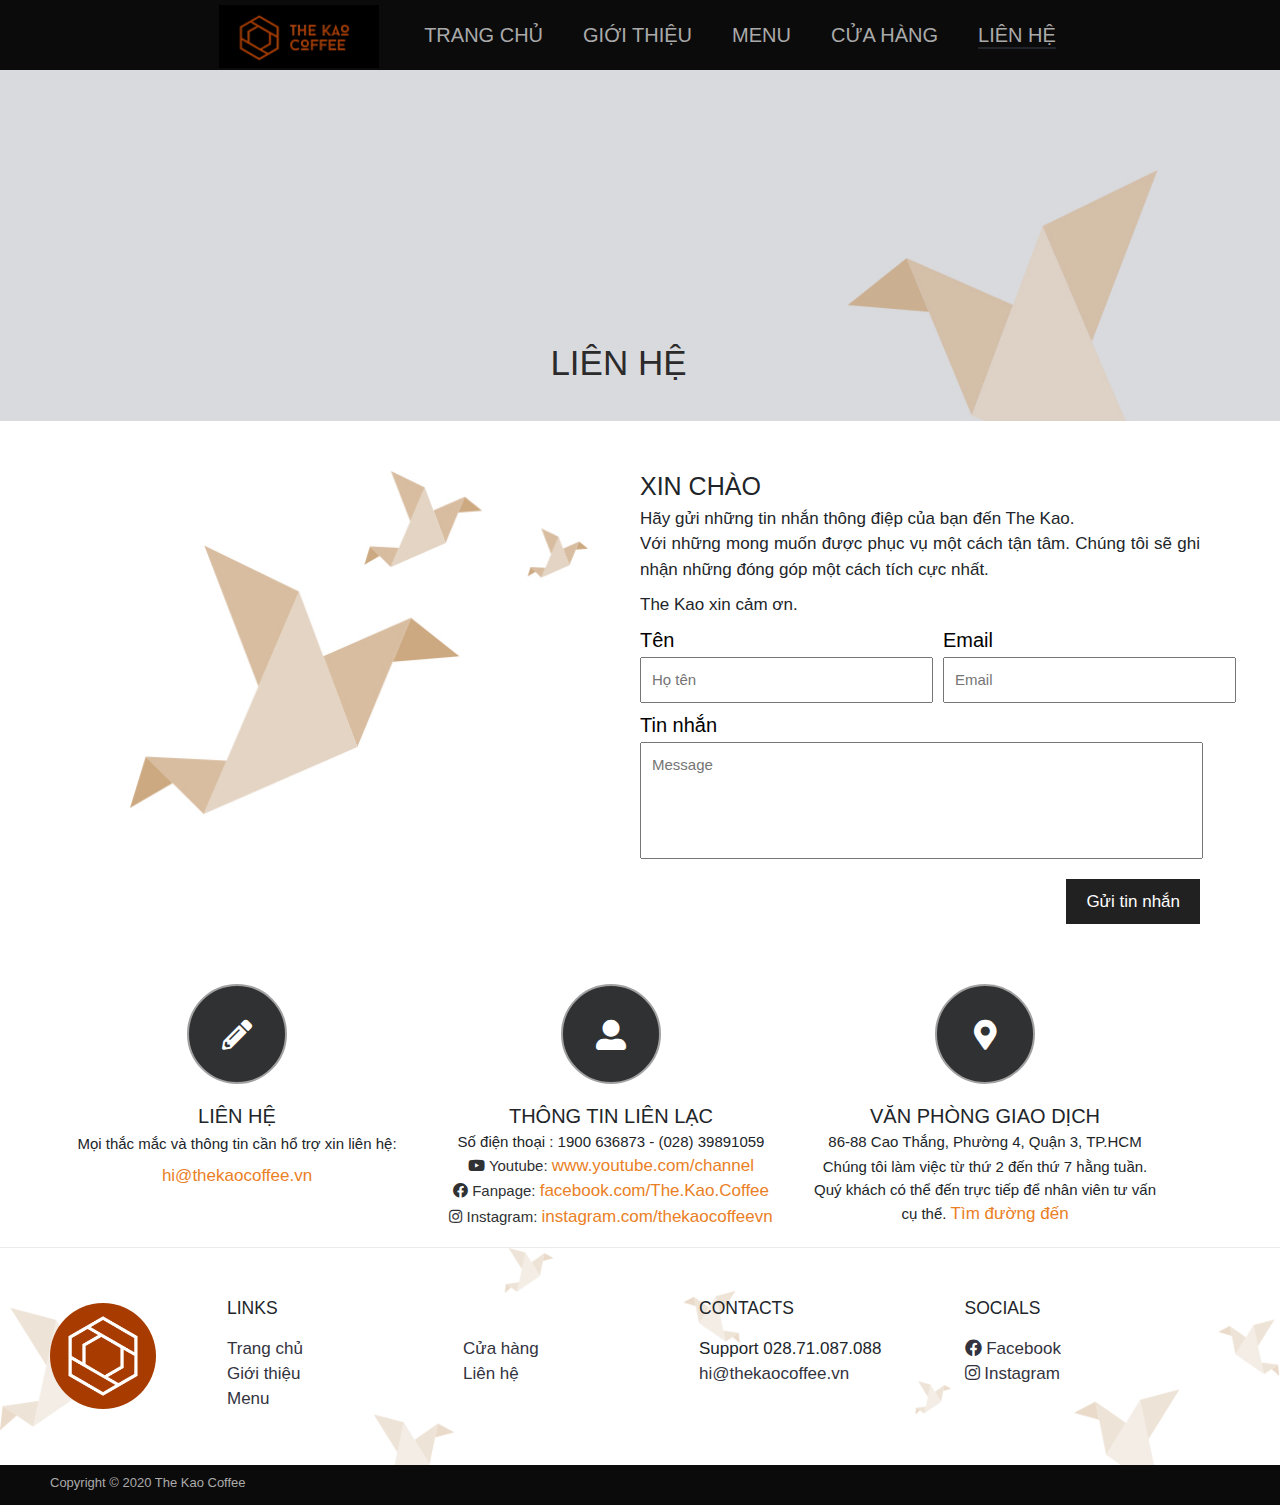
<file: LIENHE.html>
<!DOCTYPE html>
<html>
    <head>

    </head>
    <title>Kao Coffee</title>
        <meta charset="utf-8">
        <link rel="stylesheet" type="text/css" href="css/LIENHE.css">
        <link rel="shortcut icon" href="img/lgtitle.ico" />
        <link rel="stylesheet"href="https://cdnjs.cloudflare.com/ajax/libs/font-awesome/4.7.0/css/font-awesome.min.css">      
        <link rel="stylesheet" href="https://maxcdn.bootstrapcdn.com/bootstrap/4.0.0/css/bootstrap.min.css" integrity="sha384-Gn5384xqQ1aoWXA+058RXPxPg6fy4IWvTNh0E263XmFcJlSAwiGgFAW/dAiS6JXm" crossorigin="anonymous">
        <link rel="stylesheet" href="https://cdnjs.cloudflare.com/ajax/libs/font-awesome/5.15.1/css/all.min.css" />
        <link rel="stylesheet" href="https://maxcdn.bootstrapcdn.com/bootstrap/3.4.1/css/bootstrap.min.css">
        <script src="https://ajax.googleapis.com/ajax/libs/jquery/3.5.1/jquery.min.js"></script>
        <script src="https://maxcdn.bootstrapcdn.com/bootstrap/3.4.1/js/bootstrap.min.js"></script>

        <link rel="stylesheet" href="https://pro.fontawesome.com/releases/v5.10.0/css/all.css" integrity="sha384-AYmEC3Yw5cVb3ZcuHtOA93w35dYTsvhLPVnYs9eStHfGJvOvKxVfELGroGkvsg+p" crossorigin="anonymous"/>


        <link rel="stylesheet" href="https://maxcdn.bootstrapcdn.com/bootstrap/4.5.2/css/bootstrap.min.css">
        <script src="https://ajax.googleapis.com/ajax/libs/jquery/3.5.1/jquery.min.js"></script>
        <script src="https://cdnjs.cloudflare.com/ajax/libs/popper.js/1.16.0/umd/popper.min.js"></script>
        <script src="https://maxcdn.bootstrapcdn.com/bootstrap/4.5.2/js/bootstrap.min.js"></script>
        
        <script>  
            function hello(){  
              alert("Thông tin của bạn đã được gửi. Cảm ơn bạn đã đồng hành cùng The Kao Coffee ❤");  
            }  
        </script>
    <body>
         <!-- Menu -->
        <!-- Menu -->
        <header class="header">
            <nav> 
                <ul class="menu">
                    <li class="logo-header">
                        <img src="img/logo3.png">
                    </li>
                    <li><a href="index.html" target="_self">Trang chủ</a></li>
                    <li><a href="ABOUT.html">Giới thiệu</a></li>
                    <li class="sub"><a href="SANPHAM.html"> Menu </a>
                        <ul class="menu subcontent">
                            <li><a href="SANPHAM.html">Coffee</a> </li>
                            <li><a href="SANPHAM.html">Trà trái cây</a> </li>
                            <li><a href="SANPHAM.html">Trà sữa</a> </li>
                            <li><a href="SANPHAM.html">Đá xay</a> </li>
                            <li><a href="SANPHAM.html">Món ăn</a> </li>
                        </ul>
                    </li>
                    <li><a href="CUAHANG.html">Cửa hàng</a></li>
                    <li style="text-decoration: underline; text-underline-offset: 5px;"><a href="LIENHE.html">Liên hệ</a></li>
                </ul>
            </nav>
        </header>


        <!-- BANNER -->
        <section class="banner"> 
            <img src="img/banner-contact.jpg">
            <h1>LIÊN HỆ</h1>
        </section>
        
        <!--SAY HELLO-->
        <section class="hello">
            <div class="big-contact">
                <div class="big-contact-img"><img src="img/bg-hello.jpg"/></div>
                <div class="big-contact-text">
                    <div class="text-hello">
                        <h1>XIN CHÀO</h1>
                        <p>Hãy gửi những tin nhắn thông điệp của bạn đến The Kao.<br>
                        Với những mong muốn được phục vụ một cách tận tâm. Chúng tôi sẽ ghi nhận những đóng góp một cách tích cực nhất.</p>
                        <p>The Kao xin cảm ơn.</p>

                
                    </div>
                    <div class="text-info">
                        <div class="info">
                            <div class="info-name">
                                <h2>Tên</h2>
                                <input class="info-input" type="text" placeholder="Họ tên" />
                            </div>
                            <div class="info-mail">
                                <h2>Email</h2>
                                <input class="info-input" type="email" placeholder="Email" />
                            </div>

                        </div>
                        <div class="mess">
                            <h2>Tin nhắn</h2>
                            <input class="nd-text" type="text" placeholder="Message"/>
                        </div>
                        <div class="send">
                            <button type="button" onclick="hello()"> Gửi tin nhắn </button>  
                        </div>
                    </div>
                </div>
            </div>
        </section>



       
         <section class="contact">
            <div class="contact-item">
                <a href="mailto:2051050343phat@ou.edu.vn">
                    <div class="icon">
                        <i class="fas fa-pencil-alt"></i>
                    </div>
                </a>
                <div class="LH-sub">
                    <h3>LIÊN HỆ</h3>
                    <p>Mọi thắc mắc và thông tin cần hổ trợ xin liên hệ:</p>
                    <h4> <a href="mailto:2051050343phat@ou.edu.vn">hi@thekaocoffee.vn </a></h4>
                </div>
            </div>
            <div class="contact-item">
                <a href="https://www.facebook.com/The.Coffee.House.2014/">
                    <div class="icon">
                        <i class="fas fa-user-alt"></i>
                    </div>
                </a>
                <div class="TTLL-sub">
                    <h3>THÔNG TIN LIÊN LẠC</h3>
                    <h4>Số điện thoại    :  1900 636873 - (028) 39891059</h4>
                    <h5><i class="fab fa-youtube"></i> Youtube: <a href="https://www.youtube.com/channel/UCMtCAFFaQu2MGg7wXywieCg"> www.youtube.com/channel</a></h5>
                    <h5><i class="fab fa-facebook"></i> Fanpage: <a href="https://www.facebook.com/The.Coffee.House.2014/"> facebook.com/The.Kao.Coffee</a></h5>
                    <h5><i class="fab fa-instagram"></i> Instagram: <a href="https://www.instagram.com/thecoffeehousevn/?hl=vi"> instagram.com/thekaocoffeevn</a></h5>

                </div>
            </div>
            <div class="contact-item">
                <a href="https://www.google.com/maps/place/86,+88+Cao+Th%E1%BA%AFng,+Ph%C6%B0%E1%BB%9Dng+4,+Qu%E1%BA%ADn+3,+Th%C3%A0nh+ph%E1%BB%91+H%E1%BB%93+Ch%C3%AD+Minh,+Vi%E1%BB%87t+Nam/@10.7710693,106.6789212,17z/data=!3m1!4b1!4m5!3m4!1s0x31752f219de720cb:0x8207a358037e1286!8m2!3d10.771064!4d106.6811099?hl=vi"">
                    <div class="icon">
                        <i class="fas fa-map-marker-alt"></i>
                    </div>
                </a>
                <div class="VPGD-sub"> 
                    <h3>VĂN PHÒNG GIAO DỊCH</h3>
                    <h4>86-88 Cao Thắng, Phường 4, Quận 3, TP.HCM</h4>
                    <p>Chúng tôi làm việc từ thứ 2 đến thứ 7 hằng tuần. Quý khách có thể đến trực tiếp để nhân viên tư vấn cụ thể. <a href="https://www.google.com/maps/place/86,+88+Cao+Th%E1%BA%AFng,+Ph%C6%B0%E1%BB%9Dng+4,+Qu%E1%BA%ADn+3,+Th%C3%A0nh+ph%E1%BB%91+H%E1%BB%93+Ch%C3%AD+Minh,+Vi%E1%BB%87t+Nam/@10.7710693,106.6789212,17z/data=!3m1!4b1!4m5!3m4!1s0x31752f219de720cb:0x8207a358037e1286!8m2!3d10.771064!4d106.6811099?hl=vi"> Tìm đường đến</a></p>
                     
                </div>
            </div>
        </section>
        
        
         <!--  FOOTER -->

         <section class="footer">
            <div class="my-footer">
                <div class="col15"> <a href="HOME.html"><img src="img/lgtitle.ico"/></a></div>
                <div class="col20"> 
                    <h3>Links</h3>
                    <div class="link-more">
                            <h4><a href="HOME.html">Trang chủ</a></h4>
                            <h4><a href="ABOUT.html">Giới thiệu</a></h4>
                            <h4><a href="SANPHAM.html">Menu</a></h4>
                    </div>
                </div>
                
                <div class="col20"> 
                    <h3 class="over">Links</h3>
                    <div class="link-more">
                        <h4><li><a href="CUAHANG.html">Cửa hàng</a></li></h4>
                        <h4><li><a href="LIENHE.html">Liên hệ</a></li></h4>
                    </div>
                </div>

                <div class="col22">
                    <h3>Contacts</h3>
                    <div class="contact-more">
                        <h4>Support 028.71.087.088</h4>
                        <h4><a href="mailto:2051050343phat@ou.edu.vn">hi@thekaocoffee.vn </a></h4>
                    </div>
                </div>
                <div class="col22">
                    <h3>Socials</h3>
                    <div class="socials-more">
                        <h4><a href="https://www.facebook.com/The.Coffee.House.2014/"><i class="fab fa-facebook"></i> Facebook</a> </h4>
                        <h4><a href="https://www.instagram.com/thecoffeehousevn/?hl=vi"> <i class="fab fa-instagram"></i> Instagram</a >  </h4>
                    </div>
                </div>
            </div>
        </section>
        <section class="end">
            <h4>Copyright © 2020 The Kao Coffee</h4>
            
        </section>    
            
    </body>
</html>
</file>
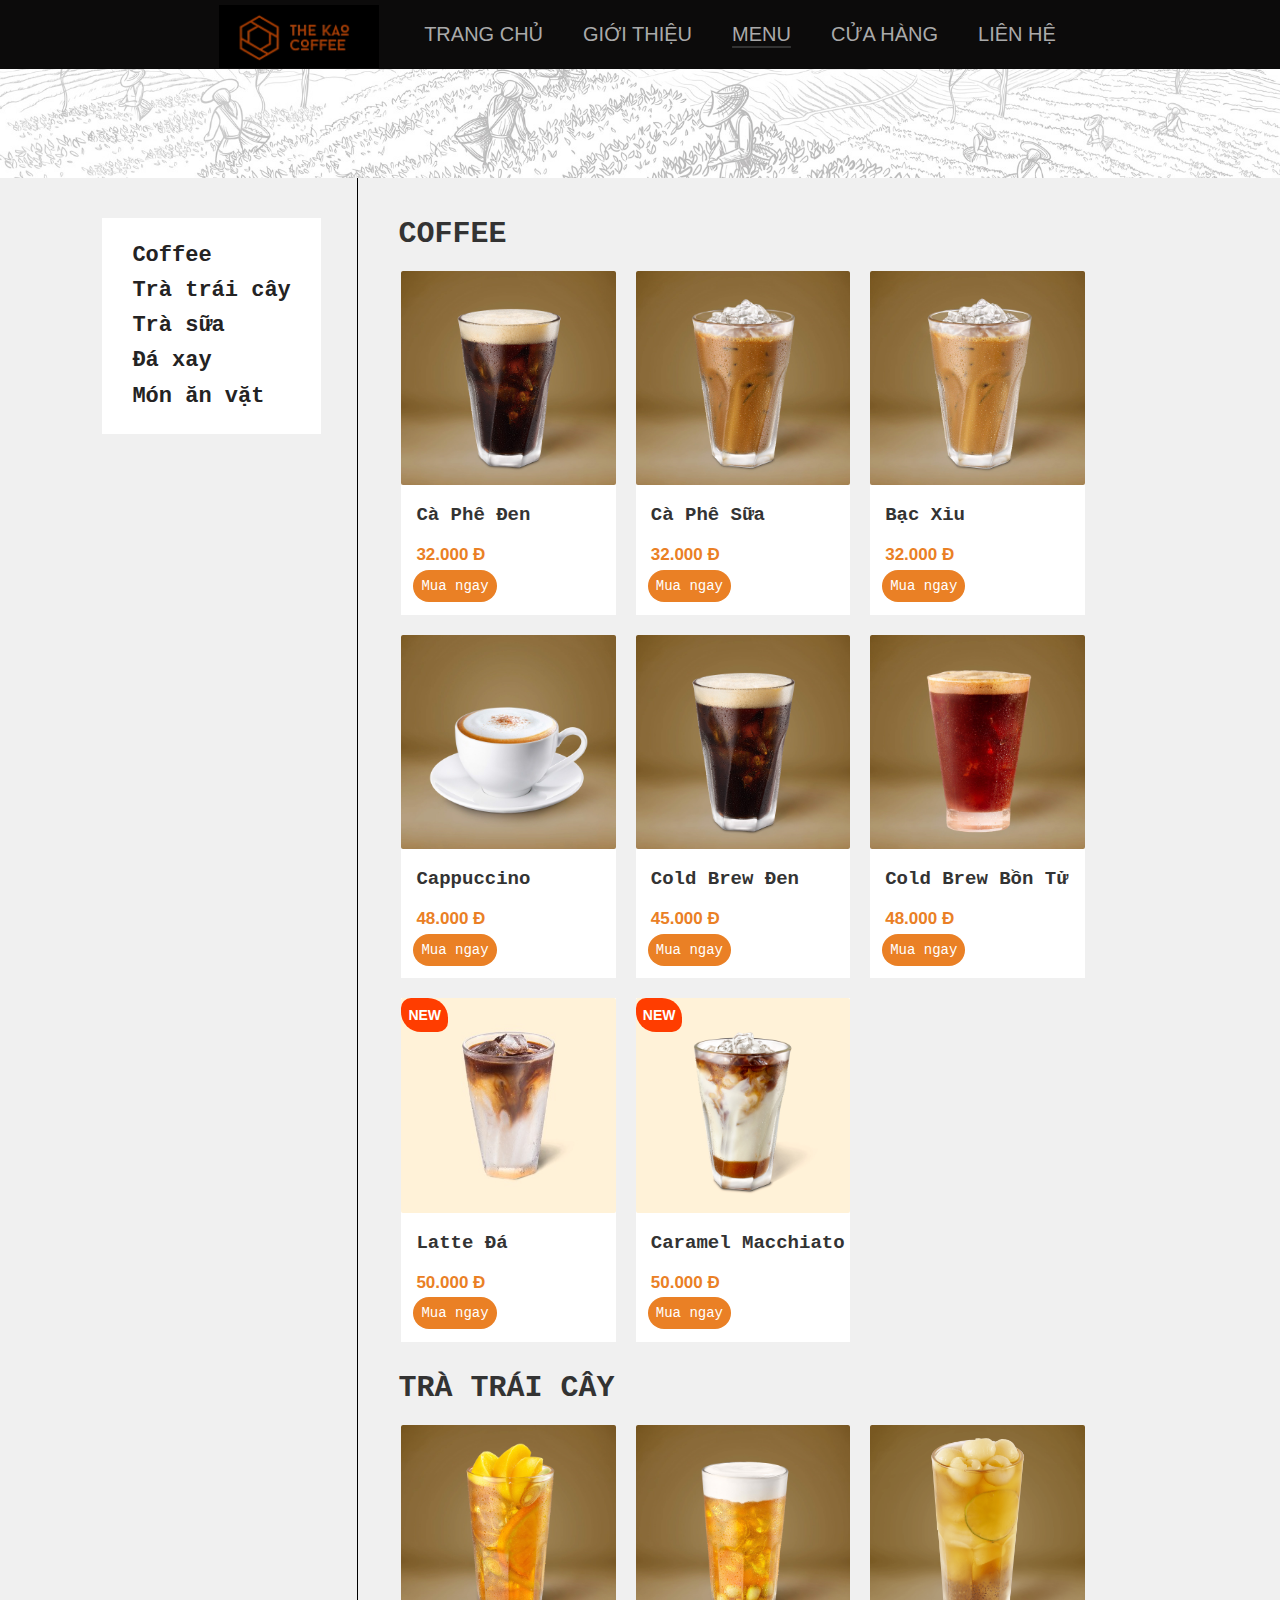
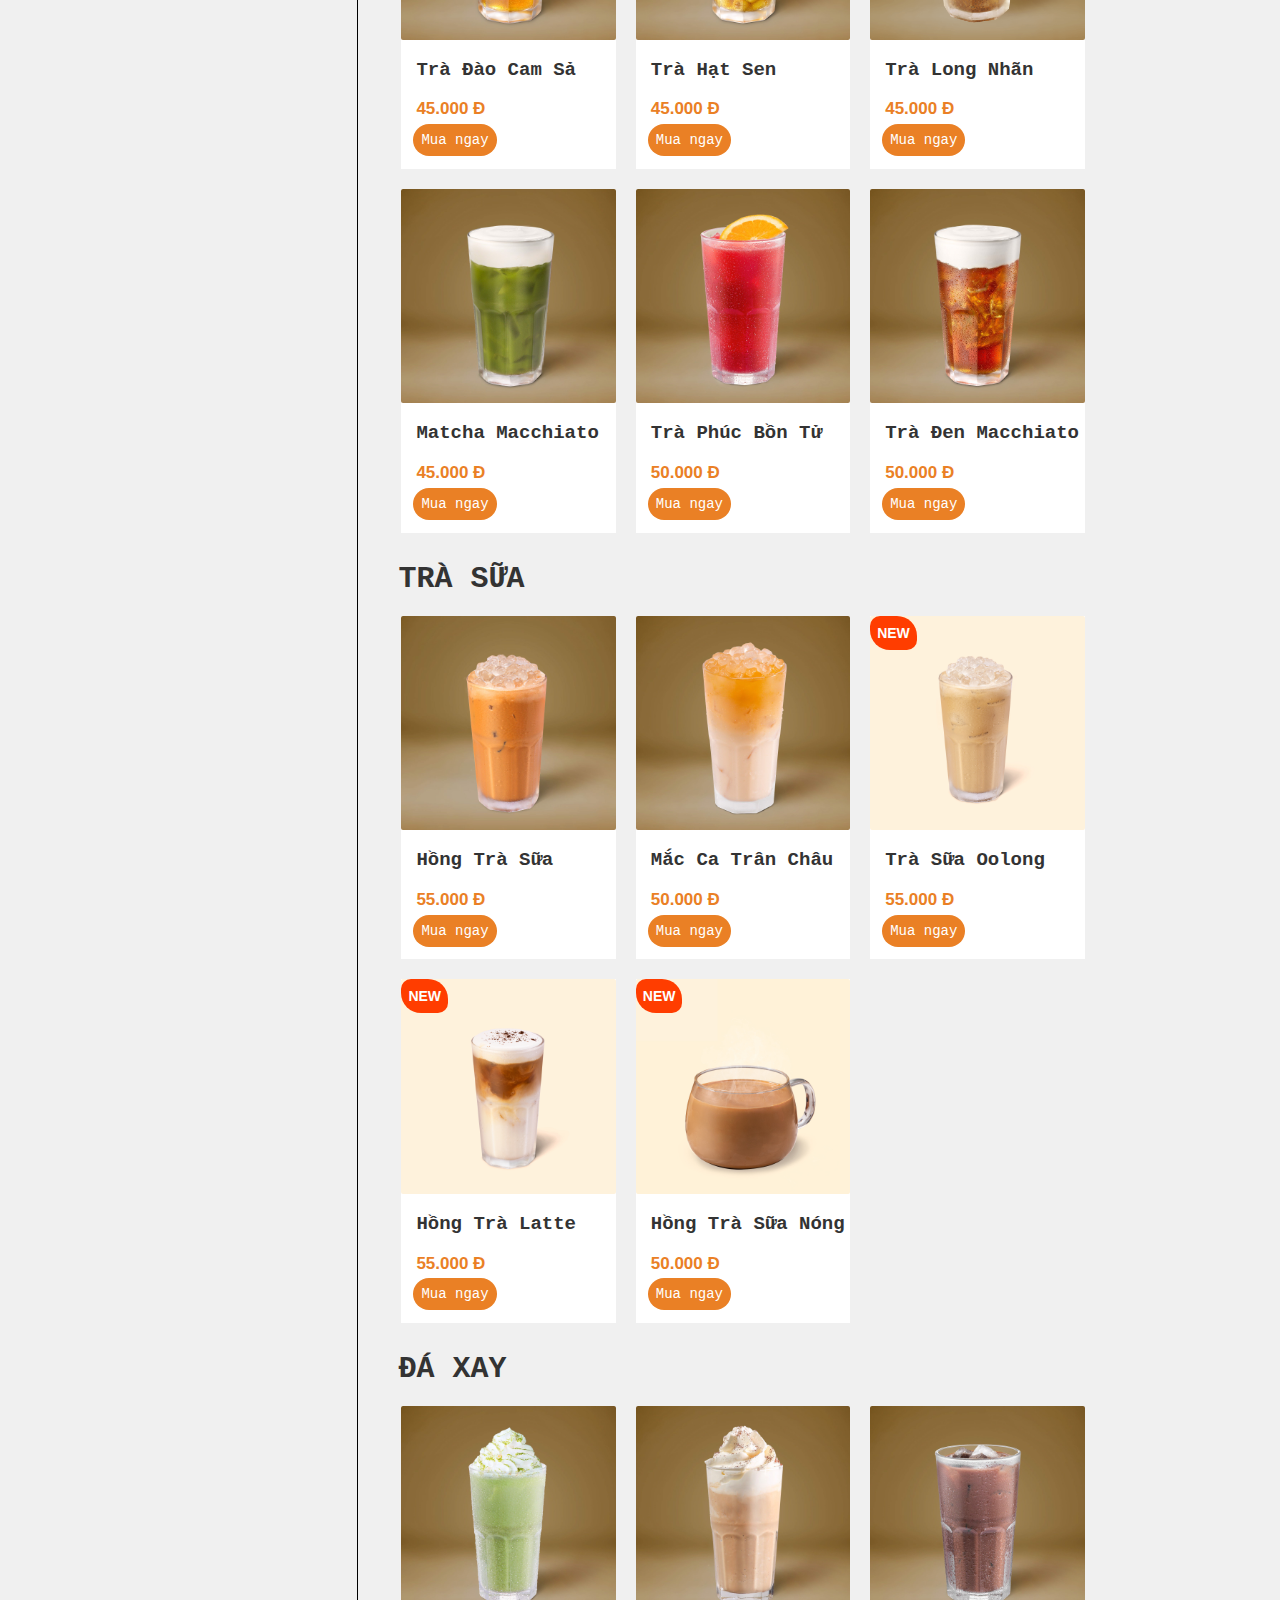
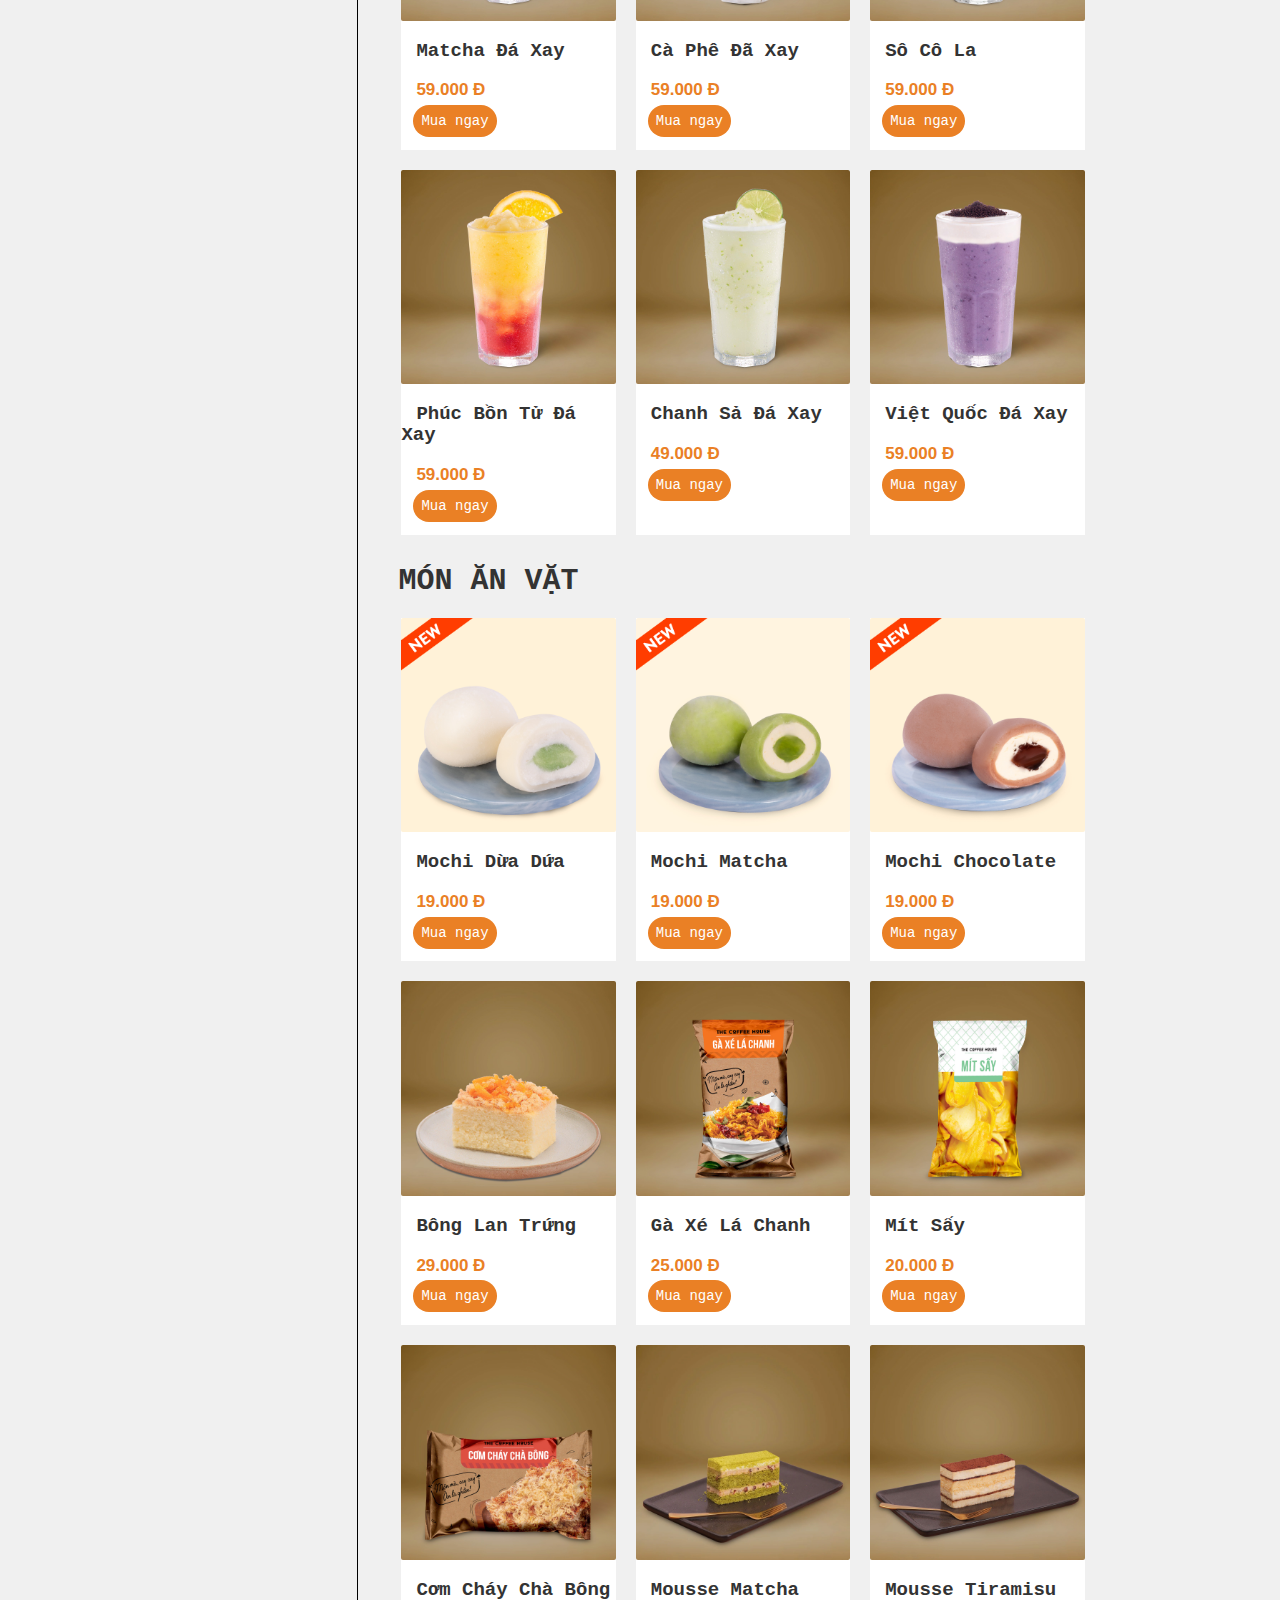
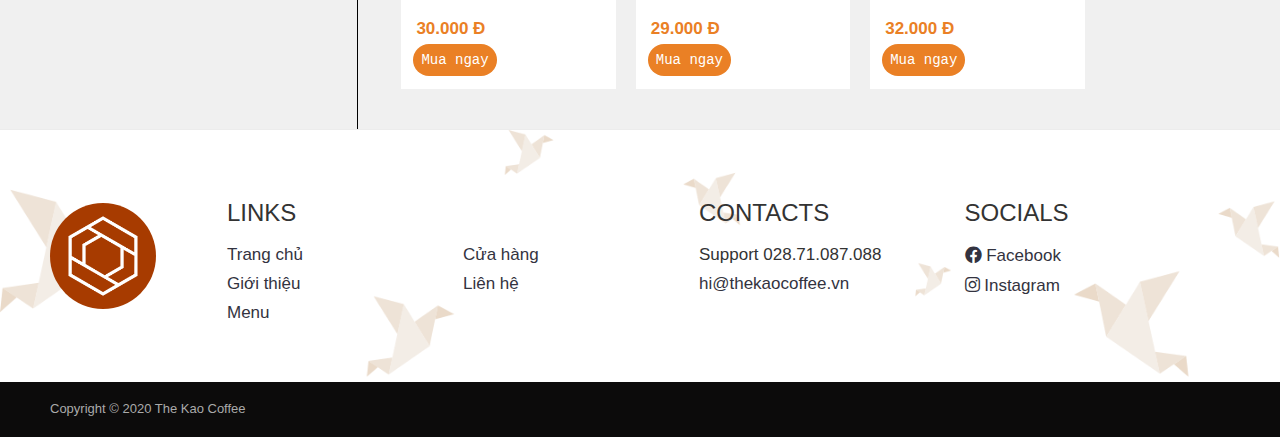
<file: SANPHAM.html>
<!DOCTYPE html>
<html>
    <head>
        <title>Kao Coffee</title>
        <meta charset="utf-8">
        <link rel="stylesheet" type="text/css" href="css/SANPHAM.css">
        <link rel="shortcut icon" href="img/lgtitle.ico" />
        <link rel="stylesheet"href="https://cdnjs.cloudflare.com/ajax/libs/font-awesome/4.7.0/css/font-awesome.min.css">      
        <link rel="stylesheet" href="https://maxcdn.bootstrapcdn.com/bootstrap/4.0.0/css/bootstrap.min.css" integrity="sha384-Gn5384xqQ1aoWXA+058RXPxPg6fy4IWvTNh0E263XmFcJlSAwiGgFAW/dAiS6JXm" crossorigin="anonymous">
        <link rel="stylesheet" href="https://cdnjs.cloudflare.com/ajax/libs/font-awesome/5.15.1/css/all.min.css" />
        <link rel="stylesheet" href="https://maxcdn.bootstrapcdn.com/bootstrap/3.4.1/css/bootstrap.min.css">
        <script src="https://ajax.googleapis.com/ajax/libs/jquery/3.5.1/jquery.min.js"></script>
        <script src="https://maxcdn.bootstrapcdn.com/bootstrap/3.4.1/js/bootstrap.min.js"></script>
  
        <script src="https://code.jquery.com/jquery-3.2.1.slim.min.js" integrity="sha384-KJ3o2DKtIkvYIK3UENzmM7KCkRr/rE9/Qpg6aAZGJwFDMVNA/GpGFF93hXpG5KkN" crossorigin="anonymous"></script>
        <script src="https://cdnjs.cloudflare.com/ajax/libs/popper.js/1.12.9/umd/popper.min.js" integrity="sha384-ApNbgh9B+Y1QKtv3Rn7W3mgPxhU9K/ScQsAP7hUibX39j7fakFPskvXusvfa0b4Q" crossorigin="anonymous"></script>
        <script src="https://maxcdn.bootstrapcdn.com/bootstrap/4.0.0/js/bootstrap.min.js" integrity="sha384-JZR6Spejh4U02d8jOt6vLEHfe/JQGiRRSQQxSfFWpi1MquVdAyjUar5+76PVCmYl" crossorigin="anonymous"></script>
    </head>
    <body>
        <!-- Menu -->
        <!-- Menu -->
        <header class="header">
            <nav> 
                <ul class="menu">
                    <li class="logo-header">
                        <img src="img/logo3.png">
                    </li>
                    <li><a href="index.html" target="_self">Trang chủ</a></li>
                    <li><a href="ABOUT.html">Giới thiệu</a></li>

                    <li style="text-decoration: underline; text-underline-offset: 5px;" class="sub"><a href="SANPHAM.html"> Menu </a>
                        <ul class="menu subcontent">
                            <li><a href="#click-cf">Coffee</a> </li>
                            <li><a href="#click-ttc">Trà trái cây</a> </li>
                            <li><a href="#click-ts">Trà sữa</a> </li>
                            <li><a href="#click-dx">Đá xay</a> </li>
                            <li><a href="#click-an">Món ăn</a> </li>
                        </ul>
                    </li>
                    <li><a href="CUAHANG.html">Cửa hàng</a></li>
                    <li><a href="LIENHE.html">Liên hệ</a></li>
                </ul>
            </nav>
        </header>
        

        <!-- BANNER -->
        <div class="anhtieude"> 
            <img src="img/banner-sp.jpg">
        </div>

        <!-- NỘI DUNG SẢN PHẨM-->
        <section class="main-section"> 
            <div class="Khoi-ben1"> </div>
            <div class="Khoi-trai">
                     <ul class="Danhmuc-list">
                        <li><a href="#click-cf">Coffee</a> </li>
                        <li><a href="#click-ttc">Trà trái cây</a> </li>
                        <li><a href="#click-ts">Trà sữa</a> </li>
                        <li><a href="#click-dx">Đá xay</a> </li>
                        <li><a href="#click-an">Món ăn vặt</a> </li>         
                    </ul>
            </div> 
            <div class="Khoi-phai">
                <h2 id="click-cf"> COFFEE </h2>
                <div class="items-coffee">
                    <div class="item">
                        <img src="img/coffee1.jpg">
                        <h2> Cà phê đen</h2>
                        <h3> 32.000 Đ</h3>
                        <h4> <a class="item-buy" href="#"> Mua ngay </a></h4>
                    </div>
                    <div class="item">
                        <img src="img/coffee2.jpg">
                        <h2> Cà phê sữa </h2>
                        <h3> 32.000 Đ</h3>
                        <h4> <a class="item-buy" href="#"> Mua ngay </a></h4>
                    </div>
                    <div class="item">
                        <img src="img/coffee3.jpg">
                        <h2> Bạc xỉu</h2>
                        <h3> 32.000 Đ</h3>
                        <h4> <a class="item-buy" href="#"> Mua ngay </a></h4>
                    </div>
                    <div class="item">
                        <img src="img/coffee4.jpg">
                        <h2> Cappuccino </h2>
                        <h3> 48.000 Đ</h3>
                        <h4> <a class="item-buy" href="#"> Mua ngay </a></h4>
                    </div>
                    <div class="item">
                        <img src="img/coffee5.jpg">
                        <h2>Cold Brew đen</h2>
                        <h3> 45.000 Đ</h3>
                        <h4> <a class="item-buy" href="#"> Mua ngay </a></h4>
                    </div>
                    <div class="item">
                        <img src="img/coffee6.jpg">
                        <h2>Cold Brew bồn tử</h2>
                        <h3> 48.000 Đ</h3>
                        <h4> <a class="item-buy" href="#"> Mua ngay </a></h4>
                    </div>
                    <div class="item">
                        <img src="img/coffee7.jpg">
                        <h2>Latte đá</h2>
                        <h3> 50.000 Đ</h3>
                        <h4> <a class="item-buy" href="#"> Mua ngay </a></h4>
                        <div class="item-new"> NEW</div>
                    </div>
                    <div class="item">
                        <img src="img/coffee9.jpg">
                        <h2>Caramel Macchiato</h2>
                        <h3> 50.000 Đ</h3>
                        <h4> <a class="item-buy" href="#"> Mua ngay </a></h4>
                        <div class="item-new"> NEW</div>
                    </div>
                </div>

                <h2 id="click-ttc"> TRÀ TRÁI CÂY </h2>
                <div class="items-tea">
                    <div class="item">
                        <img src="img/tra1.jpg">
                        <h2> Trà đào cam sả </h2>
                        <h3> 45.000 Đ</h3>
                        <h4> <a class="item-buy" href="#"> Mua ngay </a></h4>
                    </div>
                    <div class="item">
                        <img src="img/tra2.jpg">
                        <h2> Trà hạt sen </h2>
                        <h3> 45.000 Đ</h3>
                        <h4> <a class="item-buy" href="#"> Mua ngay </a></h4>
                    </div>
                    <div class="item">
                        <img src="img/tra3.png">
                        <h2> Trà long nhãn </h2>
                        <h3> 45.000 Đ</h3>
                        <h4> <a class="item-buy" href="#"> Mua ngay </a></h4>
                    </div>
                    <div class="item">
                        <img src="img/tra4.jpg">
                        <h2> Matcha Macchiato </h2>
                        <h3> 45.000 Đ</h3>
                        <h4> <a class="item-buy" href="#"> Mua ngay </a></h4>
                    </div>
                    <div class="item">
                        <img src="img/tra5.jpg">
                        <h2> Trà Phúc bồn tử </h2>
                        <h3> 50.000 Đ</h3>
                        <h4> <a class="item-buy" href="#"> Mua ngay </a></h4>
                    </div>
                    <div class="item">
                        <img src="img/tra6.jpg">
                        <h2> Trà đen Macchiato </h2>
                        <h3> 50.000 Đ</h3>
                        <h4> <a class="item-buy" href="#"> Mua ngay </a></h4>
                    </div>       
                </div>

                <h2 id="click-ts"> TRÀ SỮA </h2>
                <div class=" items-tsua">
                    <div class="item">
                        <img src="img/tsua1.jpg">
                        <h2> Hồng trà sữa </h2>
                        <h3> 55.000 Đ</h3>
                        <h4> <a class="item-buy" href="#"> Mua ngay </a></h4>
                    </div>
                    <div class="item">
                        <img src="img/tsua2.jpg">
                        <h2> Mắc ca trân châu </h2>
                        <h3> 50.000 Đ</h3>
                        <h4> <a class="item-buy" href="#"> Mua ngay </a></h4>
                    </div>
                    <div class="item">
                        <img src="img/tsua4.jpg">
                        <h2> Trà sữa Oolong </h2>
                        <h3> 55.000 Đ</h3>
                        <h4> <a class="item-buy" href="#"> Mua ngay </a></h4>
                        <div class="item-new"> NEW</div>
                    </div>
                    <div class="item">
                        <img src="img/tsua5.jpg">
                        <h2> Hồng trà latte </h2>
                        <h3> 55.000 Đ</h3>
                        <h4> <a class="item-buy" href="#"> Mua ngay </a></h4>
                        <div class="item-new"> NEW</div>
                    </div>
                    <div class="item">
                        <img src="img/tsua3.jpg">
                        <h2> Hồng trà sữa nóng </h2>
                        <h3> 50.000 Đ</h3>
                        <h4> <a class="item-buy" href="#"> Mua ngay </a></h4>
                        <div class="item-new"> NEW</div>
                    </div>
                    
                </div>

                <h2 id="click-dx"> ĐÁ XAY </h2>
                <div class="items-daxay">
                    <div class="item">
                        <img src="img/daxay1.jpg">
                        <h2> Matcha đá xay</h2>
                        <h3> 59.000 Đ</h3>
                        <h4> <a class="item-buy" href="#"> Mua ngay </a></h4>
                    </div>
                    <div class="item">
                        <img src="img/daxay2.jpg">
                        <h2> Cà phê đã xay</h2>
                        <h3> 59.000 Đ</h3>
                        <h4> <a class="item-buy" href="#"> Mua ngay </a></h4>
                    </div>
                    <div class="item">
                        <img src="img/daxay3.jpg">
                        <h2> Sô Cô La </h2>
                        <h3> 59.000 Đ</h3>
                        <h4> <a class="item-buy" href="#"> Mua ngay </a></h4>
                    </div>
                    <div class="item">
                        <img src="img/daxay4.jpg">
                        <h2> Phúc bồn tử đá xay</h2>
                        <h3> 59.000 Đ</h3>
                        <h4> <a class="item-buy" href="#"> Mua ngay </a></h4>
                    </div>
                    <div class="item">
                        <img src="img/daxay5.jpg">
                        <h2> Chanh sả đá xay </h2>
                        <h3> 49.000 Đ</h3>
                        <h4> <a class="item-buy" href="#"> Mua ngay </a></h4>
                    </div>
                    <div class="item">
                        <img src="img/daxay6.jpg">
                        <h2> Việt quốc đá xay</h2>
                        <h3> 59.000 Đ</h3>
                        <h4> <a class="item-buy" href="#"> Mua ngay </a></h4>
                    </div>
                </div>

                <h2 id="click-an"> MÓN ĂN VẶT </h2>
                <div class="items-an">
                    <div class="item">
                        <img src="img/an7.jpg">
                        <h2>Mochi dừa dứa</h2>
                        <h3> 19.000 Đ</h3>
                        <h4> <a class="item-buy" href="#"> Mua ngay </a></h4>
                    </div>
                    <div class="item">
                        <img src="img/an8.jpg">
                        <h2>Mochi matcha </h2>
                        <h3> 19.000 Đ</h3>
                        <h4> <a class="item-buy" href="#"> Mua ngay </a></h4>
                    </div>
                    <div class="item">
                        <img src="img/an9.jpg">
                        <h2>Mochi chocolate </h2>
                        <h3> 19.000 Đ</h3>
                        <h4> <a class="item-buy" href="#"> Mua ngay </a></h4>
                    </div>
                    <div class="item">
                        <img src="img/an1.jpg">
                        <h2>Bông lan trứng </h2>
                        <h3> 29.000 Đ</h3>
                        <h4> <a class="item-buy" href="#"> Mua ngay </a></h4>
                    </div>
                    <div class="item">
                        <img src="img/an2.jpg">
                        <h2> Gà xé lá chanh </h2>
                        <h3> 25.000 Đ</h3>
                        <h4> <a class="item-buy" href="#"> Mua ngay </a></h4>
                    </div>
                    <div class="item">
                        <img src="img/an3.jpg">
                        <h2> Mít sấy</h2>
                        <h3> 20.000 Đ</h3>
                        <h4> <a class="item-buy" href="#"> Mua ngay </a></h4>
                    </div>
                    <div class="item">
                        <img src="img/an4.jpg">
                        <h2> Cơm cháy chà bông</h2>
                        <h3> 30.000 Đ</h3>
                        <h4> <a class="item-buy" href="#"> Mua ngay </a></h4>
                    </div>
                    <div class="item">
                        <img src="img/an5.webp">
                        <h2> Mousse Matcha</h2>
                        <h3> 29.000 Đ</h3>
                        <h4> <a class="item-buy" href="#"> Mua ngay </a></h4>
                    </div>
                    <div class="item">
                        <img src="img/an6.jpg">
                        <h2> Mousse Tiramisu</h2>
                        <h3> 32.000 Đ</h3>
                        <h4> <a class="item-buy" href="#"> Mua ngay </a></h4>
                    </div>
                </div>
            </div>
            <div class="Khoi-ben2"> </div>
        </section>
        <!--  FOOTER -->

        <section class="footer">
            <div class="my-footer">
                <div class="col15"> <a href="HOME.html"><img src="img/lgtitle.ico"/></a></div>
                <div class="col20"> 
                    <h3>Links</h3>
                    <div class="link-more">
                            <h4><a href="HOME.html">Trang chủ</a></h4>
                            <h4><a href="ABOUT.html">Giới thiệu</a></h4>
                            <h4><a href="SANPHAM.html">Menu</a></h4>
                    </div>
                </div>
                
                <div class="col20"> 
                    <h3 class="over">Links</h3>
                    <div class="link-more">
                        <h4><li><a href="CUAHANG.html">Cửa hàng</a></li></h4>
                        <h4><li><a href="LIENHE.html">Liên hệ</a></li></h4>
                    </div>
                </div>

                <div class="col22">
                    <h3>Contacts</h3>
                    <div class="contact-more">
                        <h4>Support 028.71.087.088</h4>
                        <h4><a href="mailto:2051050343phat@ou.edu.vn">hi@thekaocoffee.vn </a></h4>
                    </div>
                </div>
                <div class="col22">
                    <h3>Socials</h3>
                    <div class="socials-more">
                        <h4><a href="https://www.facebook.com/The.Coffee.House.2014/"><i class="fab fa-facebook"></i> Facebook</a> </h4>
                        <h4><a href="https://www.instagram.com/thecoffeehousevn/?hl=vi"> <i class="fab fa-instagram"></i> Instagram</a >  </h4>
                    </div>
                </div>
            </div>
        </section>
        <section class="end">
            <h4>Copyright © 2020 The Kao Coffee</h4>
            
        </section>

    </body>
</html>
</file>
<file: css/HOME.css>
html{
    scroll-behavior: smooth;
}
header{ 
    font-size: 20px;
    text-transform:uppercase;
    width: 100%;
    font-family: 'Segoe UI', Tahoma, Geneva, Verdana, sans-serif;
    position: fixed;
    top: 0px;
    z-index: 99;
}
/*      MENU         */
ul.menu{
    list-style-type: none;
    padding: 0;
    margin: 0;
    background-color: rgb(12, 11, 11);
    justify-content: center;
}

.subcontent{
    display: none;
    z-index: 99;
}
.sub:hover .subcontent{
    display: inline-block;
    position: absolute;
    
}
nav > ul.menu{
    display: flex;
    
}
ul.menu > li{
    max-width: 200px;
}
ul.menu > li > a{
    text-decoration: none;
    display: block;
    padding: 20px;
    color: rgb(170, 170, 170);
}
ul.menu > li a{
    display: flex;
    border-radius: 3px; 
}
div.anhtieude img{
    width: 100%;
    height: 365.729;
}

ul.menu > li > a:hover{
    border-top: white 2px solid;
    border-bottom: white 2px solid;
    color: white;
}
li.logo-header >img{
    width: 80%;
    margin-top: 5px;
    margin-right: 10px;
    border-radius: 0px;

}
li.logo-header{
    text-align: center;
}

h1.underline::after{
    content: "";
    height: 3px;
    width: 35%;
    border-radius: 20px;
    display: block;
    background-color: black;
    margin: 0 auto;

}
/* BIG IMG */
section.banner{
    background-image: url(/img/wallpaper.jpeg);
    background-size: cover;
    background-repeat: no-repeat;
    height: 100vh;
    position: relative;
}
.big-img{
    position: absolute;
    content: "";
    width: 100%;
    height: 100%;
    background-color: black;
    opacity: 0.5;
}
div.intro{
    text-align: center;
    position: absolute;
    color: white;
    top: 30%;
}
.intro > h1{
    font-size: 40px;
}
.intro-hello{
    width: 80px;
    height: 80px;
    border: 3px solid #A13A01;
    display: inline-block;
    animation: xoayVong 5s infinite;
}
@keyframes xoayVong{
    0% {
        transform: rotate(0deg);
    }
    100% {
        transform: rotate(360deg);

    }    
}
.intro > p{
    padding: 30px 250px;
    font-size: 20px;
    color: rgb(235, 235, 235);
}

/* GIA TRI COT LOI */
section.values> h1{
    text-align: center;
    color: #fd7b09;
    font-size: 35px; 
    padding-top: 30px;
}
section.values p{
    font-family: 'Segoe UI', Tahoma, Geneva, Verdana, sans-serif ;
    font-size: 17px;
    color: #836747;
}
div.value1, div.value2, div.value3 {   
    margin: 20px 120px;
    display: flex;
    border-radius: 15px;
    background-color: #F8F7F5;
}
div.value-sub{
    justify-content: center;
    margin: auto 0;
    padding: 0 20px;
    text-align: justify;

}
div.value-sub >  h2{
    margin-bottom: 20px;
}
div.value1 > img{
    width: 25%;
    margin: 10px;
    border-radius: 15px;
    border: 3px solid white;

}
div.value2 > img{
    width: 42%;
    margin: 10px;
    border-radius: 15px;
    border: 3px solid white;
}
div.value3 > img{
    width: 55%;
    margin: 10px;
    border-radius: 15px;
    border: 3px solid white;

}


/* STORE */
.store-intro{
    padding: 0 120px;

}
.store-intro> h1{
    text-align: center;
    color: #fd7b09;
    font-size: 35px;
    margin-top: 50px; 
}
.store {
    display: flex;
    border: 3px solid #836747;
}
.store-text{
    width: 45%;
    margin: auto 0;
    padding: 0 30px;
    text-align: justify;
    line-height: 1.6;
    font-size: 17px;
    font-family: 'Segoe UI', Tahoma, Geneva, Verdana, sans-serif;

}
.store-more{
    background-color: #836747;
    display: inline-block;
    padding: 10px;
    color: white;
}
.store-more > h4 >a:hover{
    text-decoration: none;
}
.store-more:hover{
    transform: translateX(20%);
    transition: all 1s ease;
}
.store-more > h4 > a{
    color: white;
}
.store-img{
    width: 55%;
    margin: 5px;
}
.store-img > img{
    width: 100%;
}


/* PRODUCT */
section.sp{
    padding: 40px 120px;
    
}
.big-pro{
    display: flex;
}
.products{

    display: flex;
    width: 80%;
}
.sp-name{
    width: 20%;
    background-image: url(/img/bean.png);
    background-size: 50%;
    background-repeat: no-repeat;
    color: #fd7b09;
}
.sp-more{
    background-color: #836747;
    display: inline-block;
    padding: 5px;
    color: white;
}
.sp-more > h4 >a:hover{
    text-decoration: none;
}
.sp-more:hover{
    transform: translateX(20%);
    transition: all 1s ease;
}
.sp-more > h4 > a{
    color: white;
}
.product{
    width: 33.3333%;
    margin: 20px;
}
.product img{
    width: 100%;
}



/* DANH GIA Y KIEN*/
.rate-name{
    color: #fd7b09;
}
section.danhgia{
    padding: 20px 120px;
    background-color: #F8F7F5;

}
.rates{
    display: flex;
}
.rate > p{
    padding: 10px
}
.fa-star{
    color: yellow;
}
.rate{
    margin: 30px;
    background-image: linear-gradient(#9b59b6, #3498db);
    width: 250px;
    height: 250px;
    border-radius: 50%;
    border: 4px solid white;
    overflow: hidden;
    transition: all 0.5s ease;
}
.rate:hover{
    width: 500px;
    height: 500px;
    text-align: center;
    width: 30%;
    display:block;
    border-radius: 30px;
} 
.rate img{
    width: 200px;
    height: 200px;
    margin: 20px;
    border-radius: 50%;
    border: 4px solid white;
}
.rate > p{
    font-size: 17px;
    color: white;
    font-family: 'Segoe UI', Tahoma, Geneva, Verdana, sans-serif;
    text-align: center;
    margin: 10px;
    
}

        .rate1{
            margin: 30px;
            background-image: linear-gradient(315deg, #eb4511 0%, #b02e0c 74%);    
            width: 250px;
            height: 250px;
            border-radius: 50%;
            border: 4px solid white;
            overflow: hidden;
            transition: all 0.5s ease;
        }
        .rate1:hover{
            width: 500px;
            height: 500px;
            text-align: center;
            width: 30%;
            display:block;
            border-radius: 30px;
        } 
        .rate1 img{
            width: 200px;
            height: 200px;
            margin: 20px;
            border-radius: 50%;
            border: 4px solid white;
        }
        .rate1 > p{
            font-size: 17px;
            color: white;
            font-family: 'Segoe UI', Tahoma, Geneva, Verdana, sans-serif;
            text-align: center;
            margin: 10px;
            
        }      

            .rate2{
                margin: 30px;
                background-image: linear-gradient(315deg, #ff4e00 0%, #ec9f05 74%);
                width: 250px;
                height: 250px;
                border-radius: 50%;
                border: 4px solid white;
                overflow: hidden;
                transition: all 0.5s ease;
            }
            .rate2:hover{
                width: 500px;
                height: 500px;
                text-align: center;
                width: 30%;
                display:block;
                border-radius: 30px;
            } 
            .rate2 img{
                width: 200px;
                height: 200px;
                margin: 20px;
                border-radius: 50%;
                border: 4px solid white;
            }
            .rate2 > p{
                font-size: 17px;
                color: white;
                font-family: 'Segoe UI', Tahoma, Geneva, Verdana, sans-serif;
                text-align: center;
                margin: 10px;
                
            }
/* ABOUT */
/* .about h1{
    

} */
section.about{
    padding: 30px 120px;
}
.about-name{

}
.about-name> h1{
    text-align: center;
    color: #fd7b09;
    font-size: 35px; 
    line-height: 1.4;
    font-weight: 800;
}
.about-name p{
    padding: 0 220px;
    text-align: center;
    color: #787878;
    font-size: 20px;
}


.abouts{
    display: flex;
}
div.about-coffee, .about-our{
    position: relative;
    width: 40%;
    margin: 15px;
    border-radius: 100px;

}
.about-img{
    display: block;
    width: 100%;

}
div.about-overlay{
    position: absolute;
    top:0;
    left: 0;
    width: 100%;
    height: 100%;
    background-color: rgb(0, 0, 0, 0.6);
    color:white;
    display: flex;
    flex-direction: column;
    text-align: center;
    justify-content: center;
    opacity: 0;
    transition: 0.25s;
    padding: 0 30px;
}
div.about-overlay:hover{
    opacity: 1;
    text-decoration: none;
    width: 100%;
}
div.about-title{
    font-size: 23px;
    font-weight: bold;
}
.about-sub{
    font-size: 15px;
    margin-top: 5px;
}
.about-link{
    color:white;
    font-size: 18px;
    text-decoration: none;
}

.about-coffee, .about-our{
    transition: all 0.5s ease;
}

.about-more{
    margin: auto 0;
    width: 20%;
    text-align: center;
    border: 1px solid #333;
    border-radius: 10px;
    background: rgb(34, 34, 34);
    font-family: 'Times New Roman', Times, serif;
}
.about-more > a{
    font-size: 20px;
    color: white;
}
.btn{
    padding: 15px 25px;
    


}
/* FOOTER */
.footer h4{
    font-weight: unset;
    font-size: 17px;
}
.footer h4 a{
    color:  #333340;
}
.footer h4:hover{
    
    color:  gray;
    transition: all 0.5s ease;
    transform: translateY(-15%);
}
.footer h4 a:hover{
    text-decoration: none;
}
section.footer{
    background-image: url(/img/bg-footer.png);
    background-repeat: no-repeat;
    background-size: 100%;
    border-top: 1.5px solid #ECECEC;
}
.my-footer{
    display:flex;
    padding: 50px 50px;
}
.my-footer h3{
    text-transform:uppercase;
}
.col15{
    width: 15%;
    justify-content: center;
    margin: auto 0;;
}
.col20{
    width: 20%;
}   
    .over{
        color: white;
    }
.col15 img{
    width: 60%;
    border-radius: 50%;
}
.col22{
    width: 22.5%;
}

.link-more, .contact-more, .socials-more{
    font-family: 'Segoe UI', Tahoma, Geneva, Verdana, sans-serif;
    text-decoration: none;
    list-style-type: none;
    margin-top: 20px;
}


.end{
    
    background-color: rgb(12, 11, 11);
    padding: 10px;
    padding-left: 50px;
    color: rgb(170, 170, 170);

}
.end h4{
    font-size: 13px;
}
</file>
<file: css/ABOUT.css>
html{
    scroll-behavior: smooth;
}
.carousel-inner img {
    width: 100%;
    height: 100%;
  }
#demo{
    width: 100%;
    margin: 0 auto;
}
/*  */
header{ 
    font-size: 20px;
    text-transform:uppercase;
    position: fixed;   
    width: 100%;
    font-family: 'Segoe UI', Tahoma, Geneva, Verdana, sans-serif;

}
/*      MENU         */
ul.menu{
    list-style-type: none;
    padding: 0;
    margin: 0;
    background-color: rgb(12, 11, 11);
    justify-content: center;
}

.subcontent{
    display: none;
    z-index: 99;
}
.sub:hover .subcontent{
    display: inline-block;
    position: absolute;
    
}
nav > ul.menu{
    display: flex;
    
}
ul.menu > li{
    max-width: 200px;
}
ul.menu > li > a{
    text-decoration: none;
    display: block;
    padding: 20px;
    color: rgb(170, 170, 170);
   
}
ul.menu > li a{
    display: flex;
    border-radius: 3px; 
}
div.anhtieude img{
    width: 100%;
    height: 365.729;
}

ul.menu > li > a:hover{
    border-top: white 2px solid;
    border-bottom: white 2px solid;
    color: white;
}
li.logo-header >img{
    width: 80%;
    margin-top: 5px;
    margin-right: 10px;
    border-radius: 0px;

}
li.logo-header{
    text-align: center;
}

/* BANNER */

section.banner{
    /*animation: doinen  5s infinite;*/
    background-size: 100%;
    padding-top: 50px;
}
section.banner img{
    /*visibility: hidden;*/
    width: 100%;
}

/* Khái quát - choose */
section.choose{
    margin: 40px;
}
.choose-sub{
    display: flex;
    justify-content: center;
}
.choose-sub > h3{
    background-color: #ea8025;
    text-align: center;
    margin: 10px;
    padding: 15px;
    border: #ff7700 1.5px solid;
    display:block;
    font-size: 20px;
}
.choose-sub > h3 >a{
    display:block;
    text-decoration: none;
    color:white;
    font-weight: bold;
    font-family:monospace;

}
.choose-sub > h3:hover{
    background-color: white;

}
.choose-sub > h3 > a:hover{
    color:#ea8025;
}

/* NỘI DUNG */

    /*  THƯƠNG HIỆU */
    section h2{
        font-size: 30px;
    }

    h2.underline::after{
        content: "";
        height: 3px;
        width: 18%;
        border-radius: 20px;
        display: block;
        background-color: black;
    }
    h3.underline::after{
        content: "";
        height: 3px;
        width: 10%;
        border-radius: 20px;
        display: block;
        background-color: #ea8025;
        margin: 5px auto;
    }
    section.container-brand, section.container-coffee, section.container-tea{
        padding: 20px 120px;
    }
    div.Brand{
        background-image: url(/img/3.png), url(/img/4.png);
        background-size: 471px, 300px;
        background-position: top 0 right -15px, top 65% left 0;
        background-repeat: no-repeat;
        background-color: rgb(20, 19, 19);
        color:rgb(238, 238, 238);
        padding: 30px 0;
    }
    .Brand > h3{
        text-align: center;
        color:white;
        font-size: 23px;
        padding: 10px 0;
    }
    .item-dauan{
        display: flex;
        margin-bottom: 20px;
    }
    .item-dauan > h3{
        width: 18%;
        font-size: 20px;
        text-align: center;
        margin: auto 0;
        color: #ea8025;
    }
    .item-dauan > p{
        line-height: 1.2;
        text-align: justify;
        width: 80%;
        margin: auto 0;
        padding-right: 30px;
        font-size: 15px;
        font-family:'Courier New', Courier, monospace;        
    }
    .item-chung{
        padding: 0px 140px;
    }
    .item-chung > h4{
        color:rgb(238, 238, 238);
        font-family:'Courier New', Courier, monospace;        
        font-size: 16px;
        line-height: 1.2;
    }

    /* C0FFEE */ 
    .container-coffee img{
        width: 100%;
        margin-top: 10px;

    }
    .item-img{
        display: flex;
    }
    .item-anhlon{
        width: 76%;
        margin-right: 10px;
    }
    .item-anhnho{
        width: 24%;
    }
    .item-img-duoi{
        width: 100%;
        display: flex;
    }
    .item-img-duoi div{
        margin-right: 10px;
    }
    .item-img-duoi >div:last-child{
        margin-right: 0;
    }
    div.coffee{
        background-image: url(https://www.cafeongbau.com/images/leaf-left.svg);
        background-size: 250px;
        background-repeat: no-repeat;
        background-color: #637381;
        background-position: left -62px top 2px;
        color:white;
        font-family:'Courier New', Courier, monospace;
        font-size: 15px;
        padding: 20px 20px;
        text-align: justify;
    }


    /* TEA */
    .tea{
        background-image: url(https://www.cafeongbau.com/images/leaf-right.svg);
        background-size: 250px;
        background-repeat: no-repeat;
        background-position: right -66px bottom 10px;

        display: flex;
        background-color: #637381;
    }
    div.tea-img{
        width: 40%;
        margin: auto 0;
    }
    .tea-sub{
        
        font-size: 15px;
        text-align: justify;
        width: 60%;
        color: white;
        font-family:'Courier New', Courier, monospace;
        margin: auto 20px;
    }
    .tea-sub >h4{
        color: #55c9ff;
        
    }
    .tea-img > img{
        padding: 40px;
        width: 70%;
        justify-content: center;

    }
  /* FOOTER */
.footer h4{
    font-weight: unset;
    font-size: 17px;
}
.footer h4 a{
    color:  #333340;
}
.footer h4:hover{
    
    color:  gray;
    transition: all 0.5s ease;
    transform: translateY(-15%);
}
.footer h4 a:hover{
    text-decoration: none;
}
section.footer{
    background-image: url(/img/bg-footer.png);
    background-repeat: no-repeat;
    background-size: 100%;
    border-top: 1.5px solid #ECECEC;
}
.my-footer{
    display:flex;
    padding: 50px 50px;
}
.my-footer h3{
    text-transform:uppercase;
}
.col15{
    width: 15%;
    justify-content: center;
    margin: auto 0;;
}
.col20{
    width: 20%;
}   
    .over{
        color: white;
    }
.col15 img{
    width: 60%;
    border-radius: 50%;
}
.col22{
    width: 22.5%;
}

.link-more, .contact-more, .socials-more{
    font-family: 'Segoe UI', Tahoma, Geneva, Verdana, sans-serif;
    text-decoration: none;
    list-style-type: none;
    margin-top: 20px;
}


.end{
    
    background-color: rgb(12, 11, 11);
    padding: 10px;
    padding-left: 50px;
    color: rgb(170, 170, 170);

}
.end h4{
    font-size: 13px;
}
</file>
<file: css/CUAHANG.css>
html{
    scroll-behavior: smooth;
}
.carousel-inner img {
    width: 100%;
    height: 100%;
  }
#demo{
    width: 80%;
   margin: 0 auto;
}
h2.underline::after{
    margin: 0 auto;
    content: "";
    height: 5px;
    width: 20%;
    border-radius: 20px;
    display: block;
    background-color: #ea8025;
    font-weight: bold;
}
  /*  */
header{ 
    font-size: 20px;
    text-transform:uppercase;
    font-family: 'Segoe UI', Tahoma, Geneva, Verdana, sans-serif;
    width: 100%;
    position: fixed;
    z-index: 99;
    top: 0;
}
.header{
    position: fixed;   
    width: 100%;
}
/*      MENU         */
ul.menu{
    list-style-type: none;
    padding: 0;
    margin: 0;
    background-color: rgb(12, 11, 11);
    justify-content: center;
}

.subcontent{
    display: none;
    z-index: 99;
}
.sub:hover .subcontent{
    display: inline-block;
    position: absolute;
    
}
nav > ul.menu{
    display: flex;
    
}
ul.menu > li{
    max-width: 200px;
}
ul.menu > li > a{
    text-decoration: none;
    display: block;
    padding: 20px;
    color: rgb(170, 170, 170);
    font-size: 20px;
}
ul.menu > li a{
    display: flex;
    border-radius: 3px; 
}
div.anhtieude img{
    width: 100%;
    height: 365.729;
}

ul.menu > li > a:hover{
    border-top: white 2px solid;
    border-bottom: white 2px solid;
    color: white;
}
li.logo-header >img{
    width: 80%;
    margin-top: 5px;
    margin-right: 10px;
    border-radius: 0px;

}
li.logo-header{
    text-align: center;
}

/* BANNER */
section.banner{
    margin-top: 65px;
}
.banner > img{
    width: 100%;
    position: relative;
    opacity: 0.8;
}
.banner > h1{
    position: absolute;
    top: 38%;
    color: rgb(44, 42, 42);
    left: 43%;
    font-size: 35px;
    display: block;
}


/* STORE */
.store-intro{
    padding: 50px 120px;

}

.store {
    display: flex;
}
.store-text{
    width: 50%;
    margin: auto 0;
    padding: 0 30px;
    text-align: justify;
    line-height: 1.6;
    font-size: 17px;
    font-family: 'Segoe UI', Tahoma, Geneva, Verdana, sans-serif;

}
.store-img{
    width: 50%;
    margin: 5px;
    height: 100%;
}
.store-more{
    background-color: #836747;
    display: inline-block;
    padding: 10px;
    color: white;
}
.store-more > h4 >a:hover{
    text-decoration: none;
}
.store-more:hover{
    transform: translateY(20%);
    transition: all 1s ease;
}
.store-more > h4 > a{
    color: white;
}

.store-img > img{
    width: 100%;
}

/* ALL STORE */
h1.underline::after{
    content: "";
    height: 3px;
    width: 25%;
    border-radius: 20px;
    display: block;
    background-color: black;
    margin: 0 auto;
}
.underline-phu::after{
    content: "";
    height: 3px;
    width: 35%;
    border-radius: 20px;
    display: block;
    background-color: black;
}
section.all-store{
    padding: 50px 120px;
}
.all-store > h1{
    text-align: center;
    font-size: 35px;
}
.locations{
    display: flex;
    flex-wrap: wrap;
    justify-content: space-between;
}
.location{
    border: 3px solid #DDDDDD;
    display: flex;
    width: 47%;
    margin: 10px;
}
.loca-img{
    width: 65%;
    margin: 10px;
    
}
.loca-img > img{
    width: 100%;
    margin: auto 0;

}
.loca-text{
    width: 35%;
    margin: 10px;
}
.loca-text h5{
    font-size: 17px;
}
.loca-text-more{
    padding-top: 10px;
}
.loca-text-more p{
    font-size: 15px;
    font-weight: 400;
    
}
.loca-text-more > p > a{
    color:rgb(238, 235, 235);
    background-color: rgb(48, 46, 46);
    padding: 8px 16px;
    

}
.loca-text-more > p > a:hover{
    text-decoration: none;
}
.loca-text-more > p:last-child{
    text-align: center;
}
.loca-text-more > p:last-child:hover{
    transform: translateX(10%);
    transition: all 2s ease;
}

/*Tuyển dụng*/

section.recruit{
    background-color: #F8F7F5;
    padding-top: 20px;
}
.recruit > h1{
    text-align: center;
    font-size: 35px;
}
         /* GENERAL */
        section.general{
            text-align: center;
            margin: 30px 0px;
        }
        div.TD-vitri{
            display: flex;
            justify-content: center;
        }
        div.TD-vitri > h3{
            margin: 0 10px;
            border: #ff7802 1.5px solid;
            background-color: #fda557;
            
        }

        div.TD-vitri > h3 > a{
            color:rgb(12, 11, 11);
            text-decoration: none;
            display: block;
            padding: 10px 30px;
        }
        div.TD-vitri > h3 > a:hover{
            background-color: #F8F7F5;
            color:#ff6725;
            font-weight: bold;
        }

        h2.underline::after{
            content: "";
            height: 3px;
            width: 25%;
            border-radius: 20px;
            display: block;
            background-color: black;
        }

        /* Section-content1 */
        section.content1{
            padding-left: 120px;
            padding-right: 120px;
        }
        
        .content-main1, .content-main2{
            display: flex;
        }
        .barista-item{
            margin: 20px 0;
            width: 30%;
            height: auto;
            border: black 1.5px solid;
            border-radius: 2px;
            background-color: white;
        }
        .barista-item > h3{
            font-size: 18px;
            display: flex;
            justify-content: center;
            margin: auto 0;
        }
        .barista-item > h3 > a{
            text-decoration: none;
            background-color: #ea8025;
            color:white;
            padding: 12px;
            margin: 30px;
            border: #ff7700 3px solid;
            border-radius: 3px;
        }
        .barista-item > h3 > a:hover{
            background-color: white;
            color:#ea8025;
        }
        .barista-item > h4{
            font-size: 16px;
            text-indent: 10px;
            margin-top: 10px;

        }
        .barista-item > img{
            border-radius: 2px;
            width: 100%;
            padding: 10px;
        }
        .barista-sub{ 
            padding-left: 30px;
            width: 70%;
        }
        .barista-sub > h5{
            text-indent: 20px;
            
        }
        .barista-sub > h3{
            font-size: 20px;
        }

        /* Section-content2 */
        section.content2{
            padding-top:50px;
            padding-left: 120px;
            padding-right: 120px;
        }
        
        .customer-item{
            margin: 20px 0;
            width: 30%;
            height: auto;
            border: black 1.5px solid;
            border-radius: 2px;
            background-color: white;

        }
        .customer-item > h3{
        font-size: 18px;
        display: flex;
        justify-content: center;
        margin: auto 0;
        }
        .customer-item > h3 > a{
            text-decoration: none;
            background-color: #ea8025;
            color:white;
            padding: 12px;
            margin: 30px;
            border: #ff7700 3px solid;
            border-radius: 3px;
        }
        .customer-item > h3 > a:hover{
            background-color: white;
            color:#ea8025;
        }
        .customer-item > h4{
            font-size: 16px;
            text-indent: 10px;
            margin-top: 10px;
        }
        .customer-item > img{
            border-radius: 2px;
            width: 100%;
            padding: 10px;

        }
        .customer-sub{ 
            padding-left: 30px;
            width: 70%;
        }
        .customer-sub > h5{
            text-indent: 20px;
        }
        .customer-sub > h3{
            font-size: 20px;
        }
        .barista-sub > h2, .customer-sub > h2{
            text-align: center;
            font-weight: bold;
        }
        .barista-sub > h3, .customer-sub > h3{
            font-family: monospace;
        }
        .barista-sub > h5, .customer-sub > h5{
            line-height: 1.4;
            font-size: 15px;
        }


/* FOOTER */
.footer h4{
    font-weight: unset;
    font-size: 17px;
}
.footer h4 a{
    color:  #333340;
}
.footer h4:hover{
    
    color:  gray;
    transition: all 0.5s ease;
    transform: translateY(-15%);
}
.footer h4 a:hover{
    text-decoration: none;
}
section.footer{
    background-image: url(/img/bg-footer.png);
    background-repeat: no-repeat;
    background-size: 100%;
    border-top: 1.5px solid #ECECEC;
}
.my-footer{
    display:flex;
    padding: 50px 50px;
}
.my-footer h3{
    text-transform:uppercase;
}
.col15{
    width: 15%;
    justify-content: center;
    margin: auto 0;;
}
.col20{
    width: 20%;
}   
    .over{
        color: white;
    }
.col15 img{
    width: 60%;
    border-radius: 50%;
}
.col22{
    width: 22.5%;
}

.link-more, .contact-more, .socials-more{
    font-family: 'Segoe UI', Tahoma, Geneva, Verdana, sans-serif;
    text-decoration: none;
    list-style-type: none;
    margin-top: 20px;
}


.end{
    
    background-color: rgb(12, 11, 11);
    padding: 10px;
    padding-left: 50px;
    color: rgb(170, 170, 170);

}
.end h4{
    font-size: 13px;
}
</file>
<file: css/LIENHE.css>
/*  */

header{ 
    font-size: 20px;
    text-transform:uppercase;
    font-family: 'Segoe UI', Tahoma, Geneva, Verdana, sans-serif;
    width: 100%;
    position: fixed;
    z-index: 99;
    top: 0;
}
.header{
    position: fixed;   
    width: 100%;
}
/*      MENU         */
ul.menu{
    list-style-type: none;
    padding: 0;
    margin: 0;
    background-color: rgb(12, 11, 11);
    justify-content: center;
}

.subcontent{
    display: none;
    z-index: 99;
}
.sub:hover .subcontent{
    display: inline-block;
    position: absolute;
    
}
nav > ul.menu{
    display: flex;
    
}
ul.menu > li{
    max-width: 200px;
}
ul.menu > li > a{
    text-decoration: none;
    display: block;
    padding: 20px;
    color: rgb(170, 170, 170);
    font-size: 20px;
}
ul.menu > li a{
    display: flex;
    border-radius: 3px; 
}
div.anhtieude img{
    width: 100%;
    height: 365.729;
}

ul.menu > li > a:hover{
    border-top: white 2px solid;
    border-bottom: white 2px solid;
    color: white;
}
li.logo-header >img{
    width: 80%;
    margin-top: 5px;
    margin-right: 10px;
    border-radius: 0px;

}
li.logo-header{
    text-align: center;
}

/* BANNER */
section.banner{
    margin-top: 65px;
}
.banner > img{
    width: 100%;
    position: relative;
    opacity: 0.8;
}
.banner > h1{
    position: absolute;
    top: 38%;
    color: rgb(44, 42, 42);
    left: 43%;
    font-size: 35px;
    display: block;
}

/* SAY HELLO */
section.hello{
    padding: 0 80px;
}
.big-contact{
    display: flex;
}
.big-contact-img{
    width: 50%;
}
.big-contact-img img{
    width: 100%;
    padding: 50px;
}
.big-contact-text{
    width: 50%;
    padding-top: 50px;
}
.text-hello{
    font-size: 17px;
    text-align: justify;
}
.text-info h2{
    color: black;
}
.info{
    display: flex;
}
.info-name{
    margin-right: 10px;
}
.info-input{
    padding: 10px 80px 10px 10px;
    text-align: start;
    font-size: 15px;
}
.mess{
    margin-top: 10px;
}
.nd-text{
    padding: 10px 350px 80px 10px;
    text-align: start;
    font-size: 15px;
}
.send{
    margin-top: 20px;
    text-align: end;
}
.send{
    font-size: 17px;
}
.send > button{
    padding: 10px 20px;
    border: none;
    background-color: rgb(34, 33, 33);
    color: white;
}
.send > button:hover{
    border: 2px solid rgb(34, 33, 33);
    background-color: white;
    color: rgb(34, 33, 33);
    transition: all 0.5s ease;
}


/* CONTACT */
section.contact{
    display: flex;
    flex-wrap: wrap;
    padding-left: 50px;
    padding-right: 50px;
    
}

section.contact a{
    text-decoration: none;
    color: #ea8025;
    font-size: 17px;
   
}
section.contact a:hover{
    color: #303133;
}
.icon{
    border-radius: 50%;
    border: 2px solid #a1a1a1; 
    height: 100px; 
    margin: 0 auto;
    text-align: center; 
    width: 100px;
    margin-top: 50px;
    background-color: #303133;
    color:white;

}
.icon  i{
    display: block;
    justify-content: center;
    margin-top: 35%;
    font-size: 30px;
}
.icon:hover{
    background-color: white;
    color: #303133;

}
.contact-item{
    width: 30%;
    margin: 10px;
    text-align: center;
}
.contact-item h3{
    font-size: 20px;

}
.contact-item p{
    font-size: 15px;
}
.TTLL-sub > h5{ 
    font-size: 15px;
    color: #303133;
    
}

.LH-sub, .TTLL-sub, .VPGD-sub{
    margin-top: 20px;
}

/* FOOTER */
.footer h4{
    font-weight: unset;
    font-size: 17px;
}
.footer h4 a{
    color:  #333340;
}
.footer h4:hover{
    
    color:  gray;
    transition: all 0.5s ease;
    transform: translateY(-15%);
}
.footer h4 a:hover{
    text-decoration: none;
}
section.footer{
    background-image: url(/img/bg-footer.png);
    background-repeat: no-repeat;
    background-size: 100%;
    border-top: 1.5px solid #ECECEC;
}
.my-footer{
    display:flex;
    padding: 50px 50px;
}
.my-footer h3{
    text-transform:uppercase;
}
.col15{
    width: 15%;
    justify-content: center;
    margin: auto 0;;
}
.col20{
    width: 20%;
}   
    .over{
        color: white;
    }
.col15 img{
    width: 60%;
    border-radius: 50%;
}
.col22{
    width: 22.5%;
}

.link-more, .contact-more, .socials-more{
    font-family: 'Segoe UI', Tahoma, Geneva, Verdana, sans-serif;
    text-decoration: none;
    list-style-type: none;
    margin-top: 20px;
}


.end{
    
    background-color: rgb(12, 11, 11);
    padding: 10px;
    padding-left: 50px;
    color: rgb(170, 170, 170);

}
.end h4{
    font-size: 13px;
}
</file>
<file: css/SANPHAM.css>
html{
    scroll-behavior: smooth;
}
header{ 
    font-size: 20px;
    text-transform:uppercase;
    font-family: 'Segoe UI', Tahoma, Geneva, Verdana, sans-serif;
    position: fixed;
    width: 100%;
    z-index: 99;
}

/*      MENU         */
ul.menu{
    list-style-type: none;
    padding: 0;
    margin: 0;
    background-color: rgb(12, 11, 11);
    justify-content: center;
}

.subcontent{
    display: none;
    z-index: 99;
}
.sub:hover .subcontent{
    display: inline-block;
    position: absolute;
    
}
nav > ul.menu{
    display: flex;
    
}
ul.menu > li{
    max-width: 200px;
}
ul.menu > li > a{
    text-decoration: none;
    display: block;
    padding: 20px;
    color: rgb(170, 170, 170);
    font-size: 20px;
}
ul.menu > li a{
    display: flex;
    border-radius: 3px; 
}
div.anhtieude img{
    width: 100%;
    height: 365.729;
}

ul.menu > li > a:hover{
    border-top: white 2px solid;
    border-bottom: white 2px solid;
    color: white;
}
li.logo-header >img{
    width: 80%;
    margin-top: 5px;
    margin-right: 10px;
    border-radius: 0px;

}
li.logo-header{
    text-align: center;
}

/* BANNER */

section.banner{
}
.banner img{
    width: 100%;
}


/*  SELECTION */

section.main-section{
    background-color: rgb(240, 240, 240);
    display: flex;
}
div.Khoi-ben2{
    width: 5%;
}
div.Khoi-ben1{
    width: 8%;
}
div.Khoi-trai{
    padding-top:40px;
    padding-right:20px;
    width: 20%;
    border-right: black 1.5px solid;

}
div.Khoi-phai{
    margin-top: 20px;
    margin-bottom: 30px;
    width: 67%;
    
}
    /* DANH MUC */
    .Danhmuc-list{
        padding:20px 30px;
        background-color: white;
        position: fixed;
    }
    .Danhmuc-list > li{
        line-height: 1.6;
        font-size: 20px;
        list-style-type: none;
        font-family: monospace;
        font-weight: 700;
    }
    .Danhmuc-list > li > a{
        font-size: 22px;
        text-decoration: none;
        display: flex;
        color: rgb(36, 35, 35);

    }
    .Danhmuc-list > li > a:hover{
        color: #EA8025; 
        text-decoration: underline;
    }
    /* SAN PHAM */
    .Khoi-phai > h2{
        text-indent: 40px;
        font-family:monospace;
        font-weight: bold;
    }
    div.items-tsua, div.items-coffee, div.items-daxay, div.items-tea, div.items-an{
        display: flex;
        flex-wrap: wrap;
        margin-left: 33px;
    }
    .item{
        width: 26%;
        background-color:white;
        margin: 10px;
        font-size: 12px;
        position: relative;
    }
    .item > h2{
        font-size: 19px;
        font-family: monospace;
        font-weight: 700;
        text-transform: capitalize;
    }
    .item > h3{
        font-size: 17px;
        font-weight: bold;
        font-family: 'Times New Roman', Times, serif;
    }
    .item > h4{
        padding-bottom: 10px;
    }

    div.item:hover{
        outline:auto;
     }
    .item > img{
        width: 100%;
        border-radius: 2px;

    }
    .item-buy{
        margin-left: 12px;
        border-radius: 30px;
        font-size: 14px;
        padding: 8px 8px;
        background-color:#EA8025; 
        color:rgb(255, 255, 255);
        text-decoration: none;
        font-family:'Courier New', Courier, monospace;
        text-decoration: none;
      
    
    }
    .item-buy:hover{
        color: #e74c3c;
        background-color: white;
        text-decoration: none;

        
    }
    div.item:hover{
        transform: translateY(-20px);
    }
    div.item{
        transition: all 0.5s ease;
    }
    div.item > h3{
        font-family:Verdana, Geneva, Tahoma, sans-serif;
        color:#EA8025;
    }
    .item > h2, .item > h3{
        text-indent: 15px;
    }
    .item-new{
      
        background-color: #FF3D00;
        color: #FEFFFE;
        font-size: 14px;
        font-weight: bold;
        padding: 7px 7px;
        border-radius: 10px 20px;
        display: inline-block;
        position: absolute;
        top:0;
    }


/* FOOTER */
.footer h4{
    font-weight: unset;
    font-size: 17px;
}
.footer h4 a{
    color:  #333340;
}
.footer h4:hover{
    
    color:  gray;
    transition: all 0.5s ease;
    transform: translateY(-15%);
}
.footer h4 a:hover{
    text-decoration: none;
}
section.footer{
    background-image: url(/img/bg-footer.png);
    background-repeat: no-repeat;
    background-size: 100%;
    border-top: 1.5px solid #ECECEC;
}
.my-footer{
    display:flex;
    padding: 50px 50px;
}
.my-footer h3{
    text-transform:uppercase;
}
.col15{
    width: 15%;
    justify-content: center;
    margin: auto 0;;
}
.col20{
    width: 20%;
}   
    .over{
        color: white;
    }
.col15 img{
    width: 60%;
    border-radius: 50%;
}
.col22{
    width: 22.5%;
}

.link-more, .contact-more, .socials-more{
    font-family: 'Segoe UI', Tahoma, Geneva, Verdana, sans-serif;
    text-decoration: none;
    list-style-type: none;
    margin-top: 20px;
}


.end{
    
    background-color: rgb(12, 11, 11);
    padding: 10px;
    padding-left: 50px;
    color: rgb(170, 170, 170);

}
.end h4{
    font-size: 13px;
}
</file>
